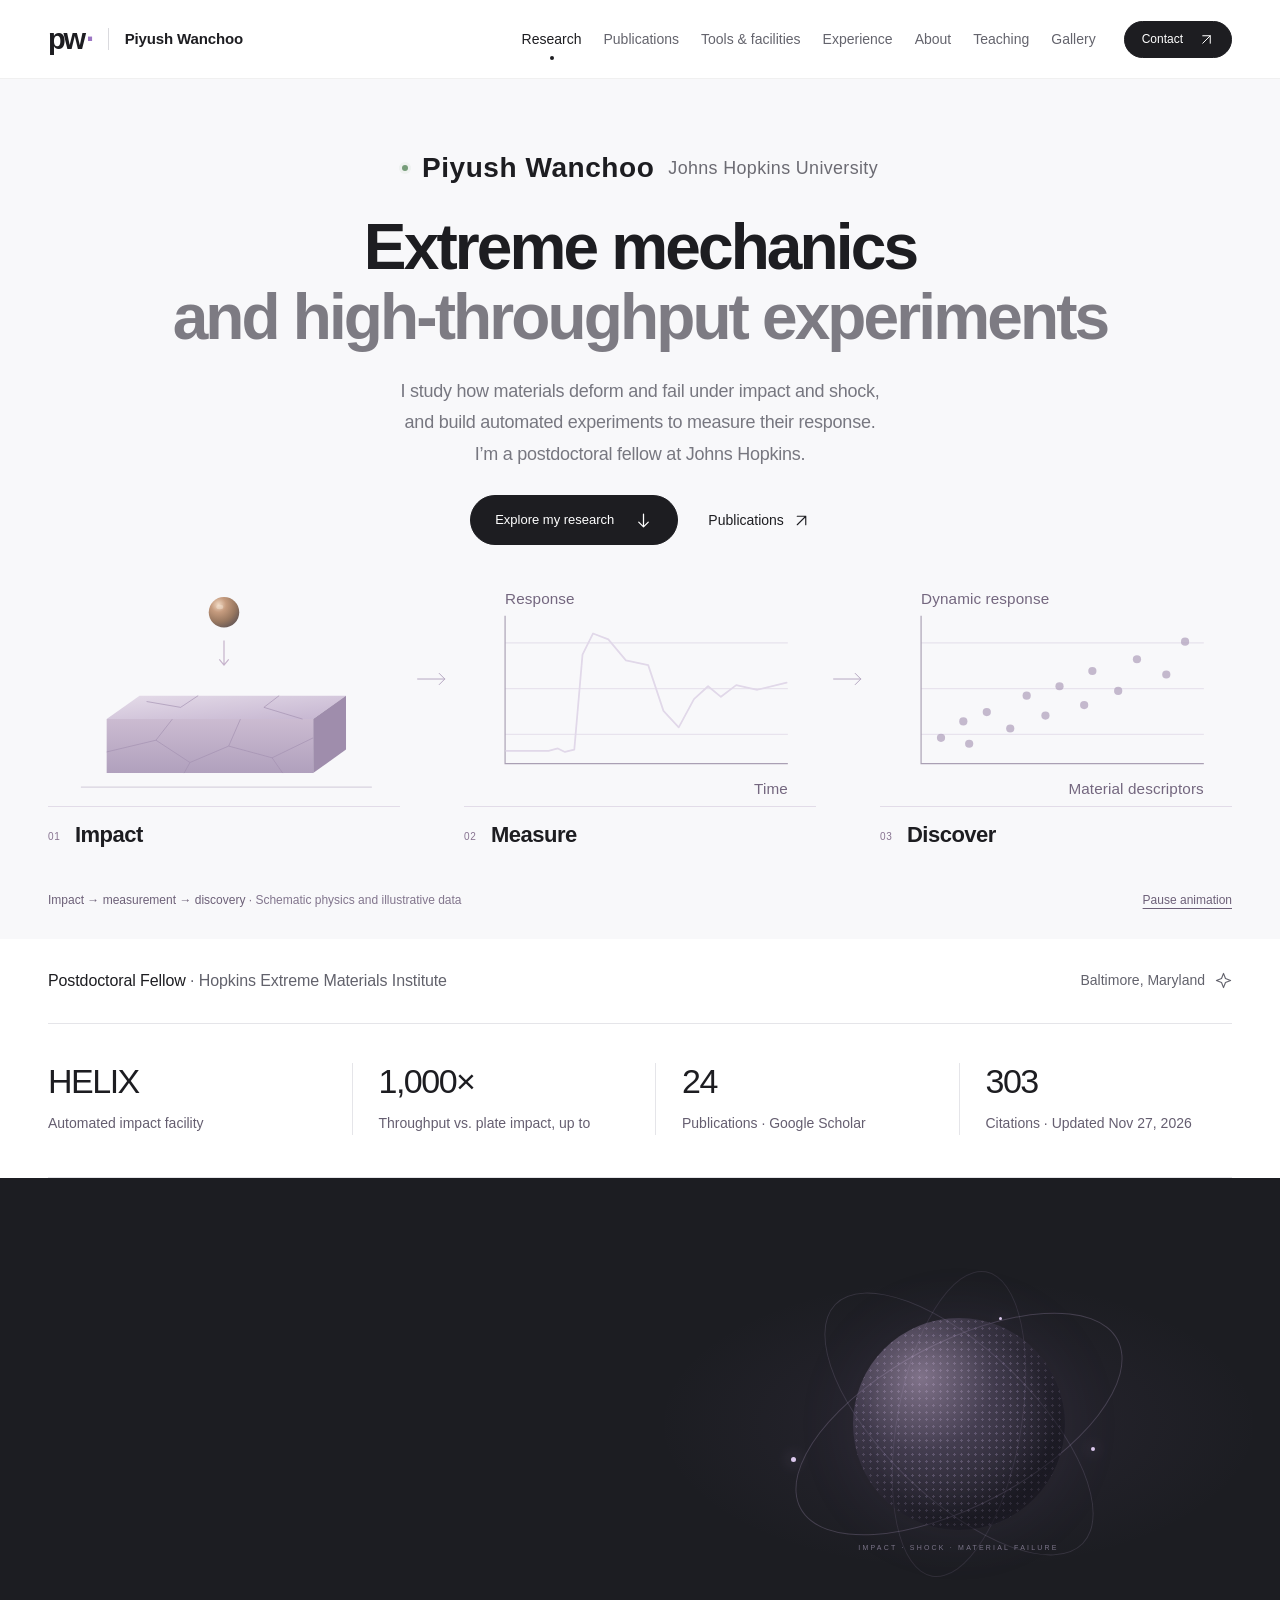
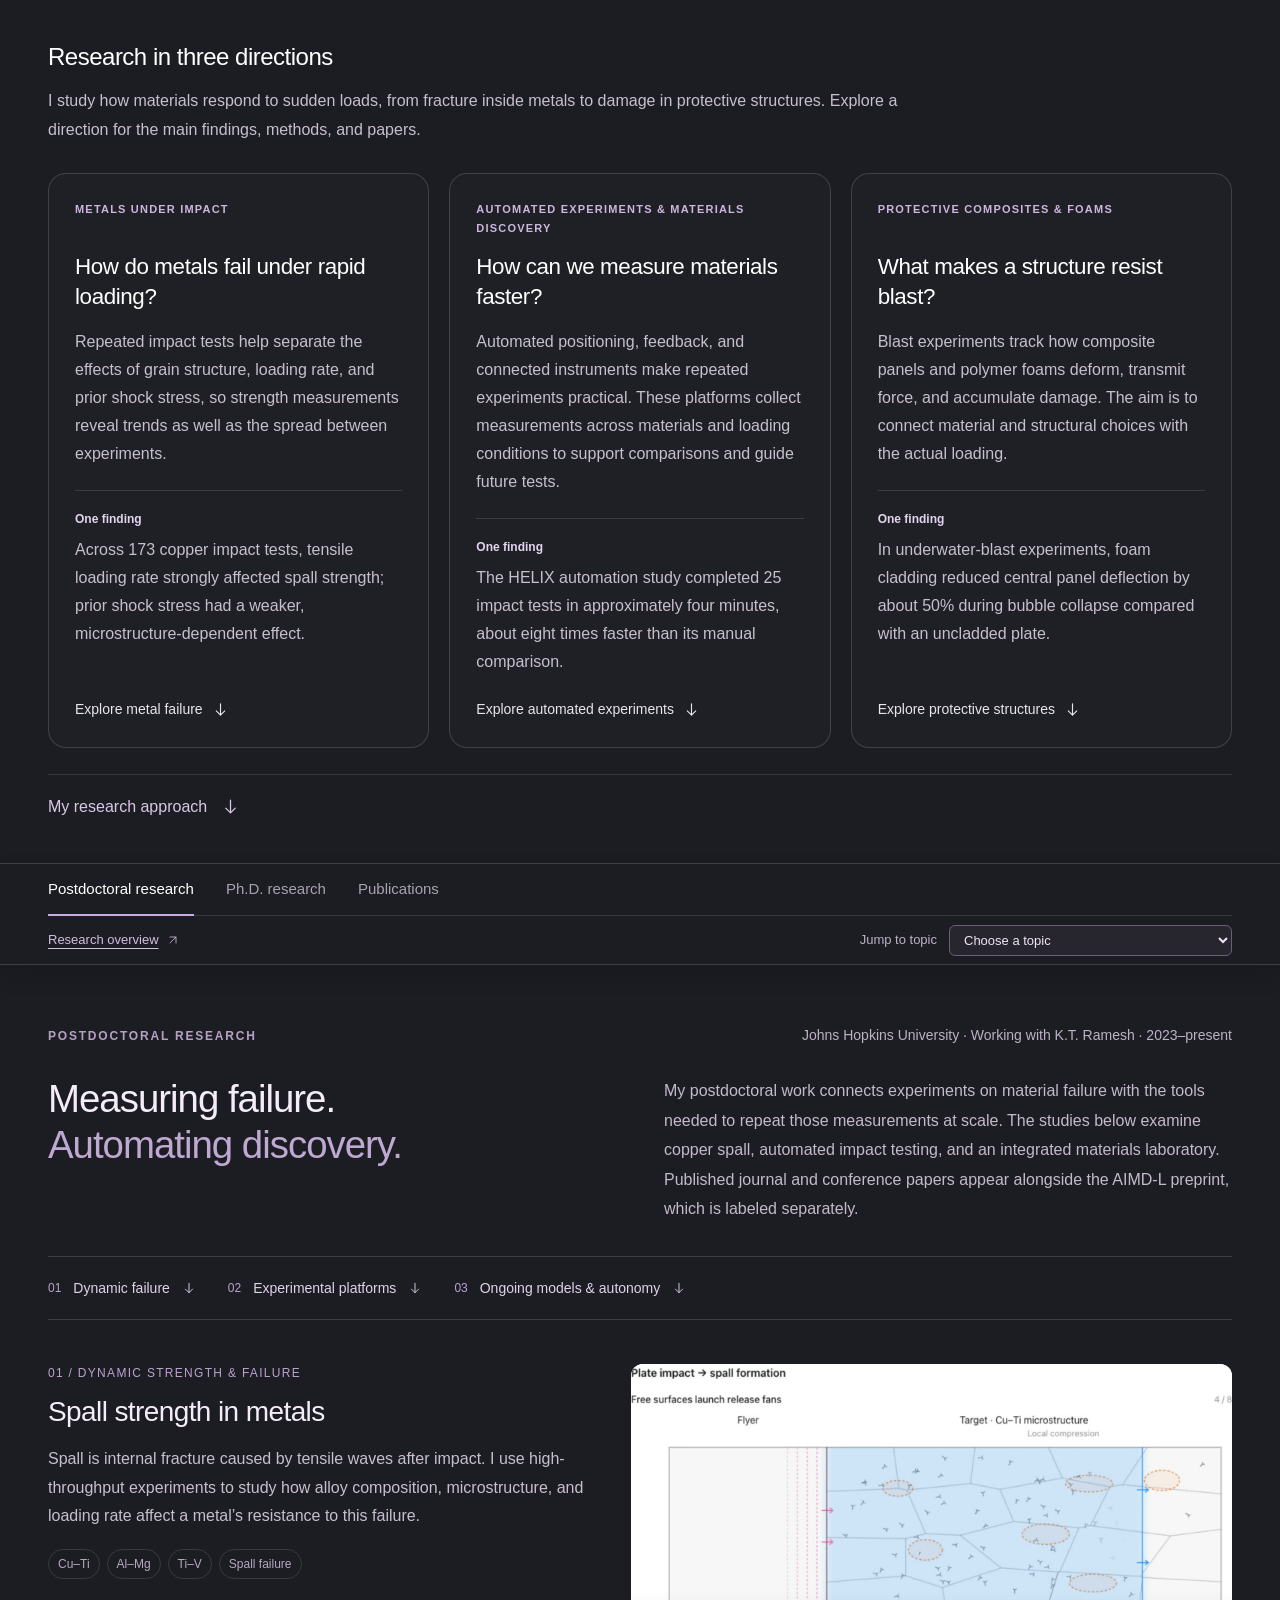
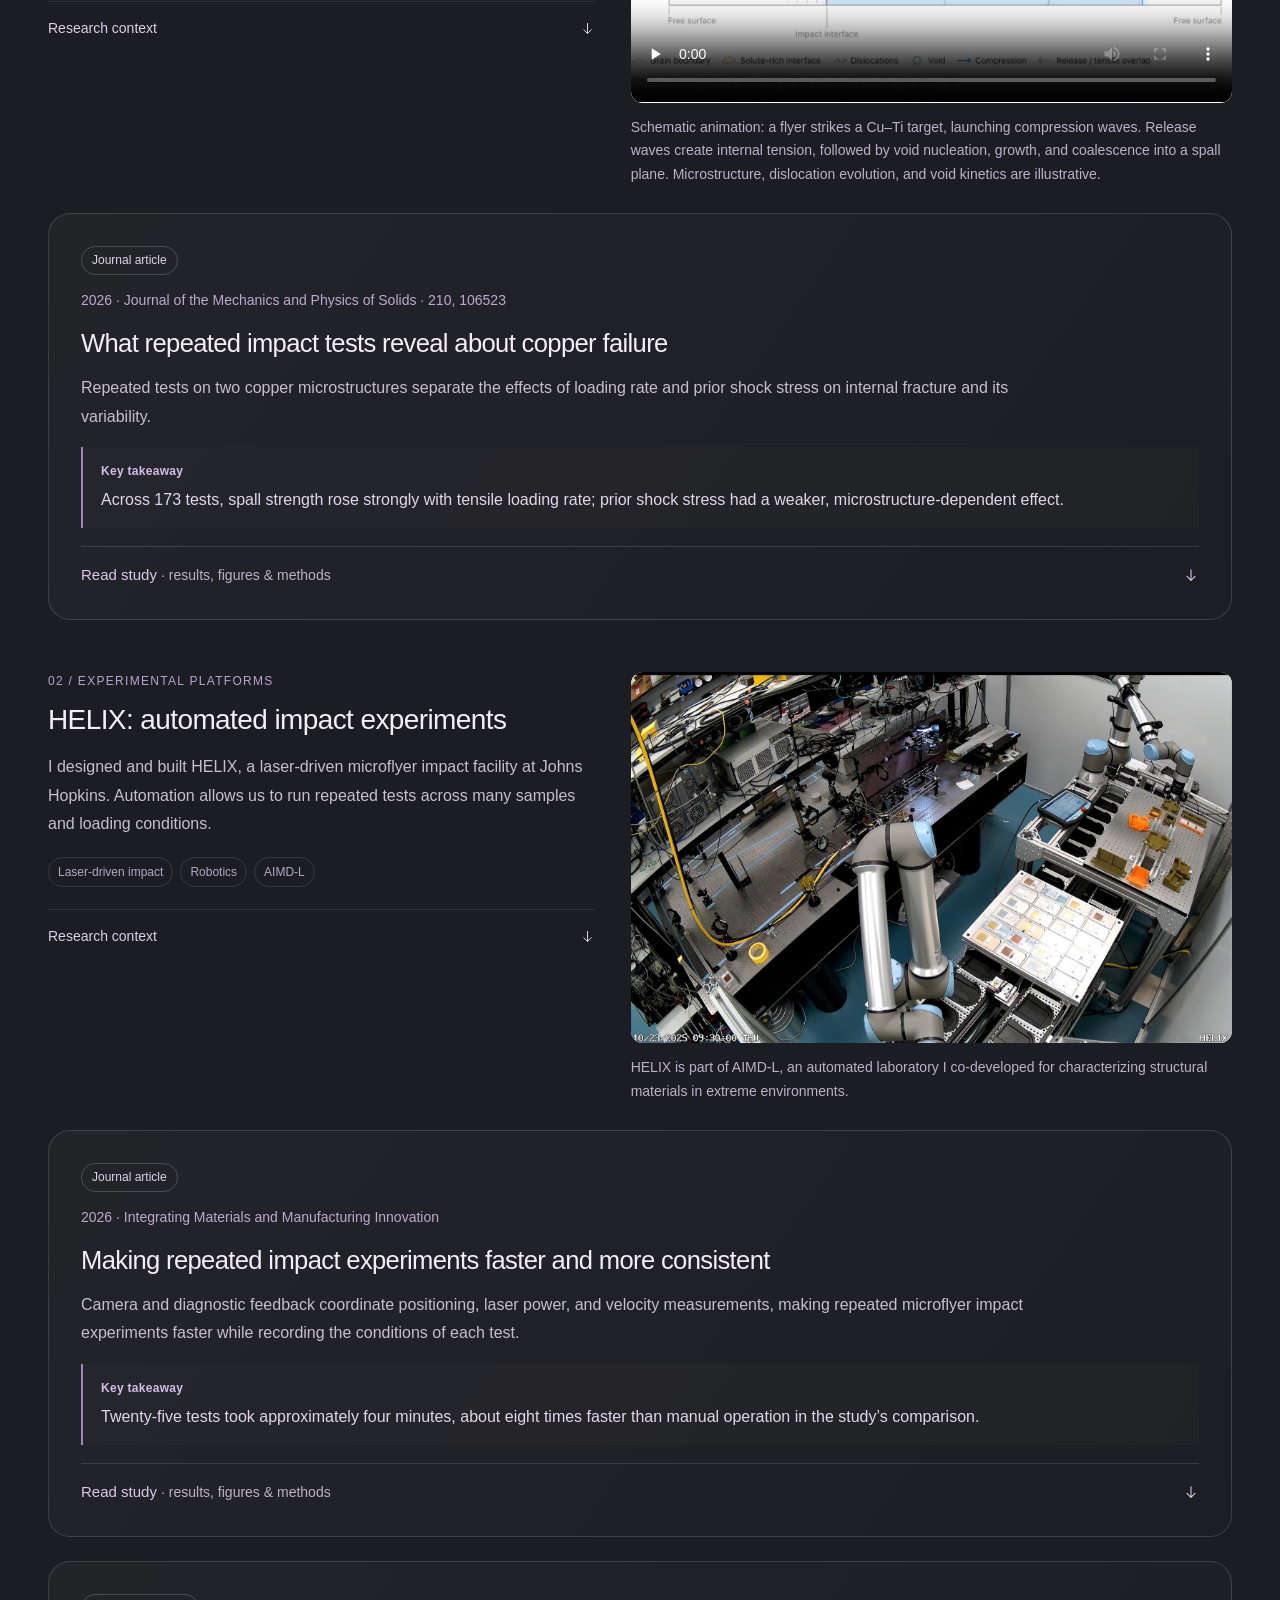
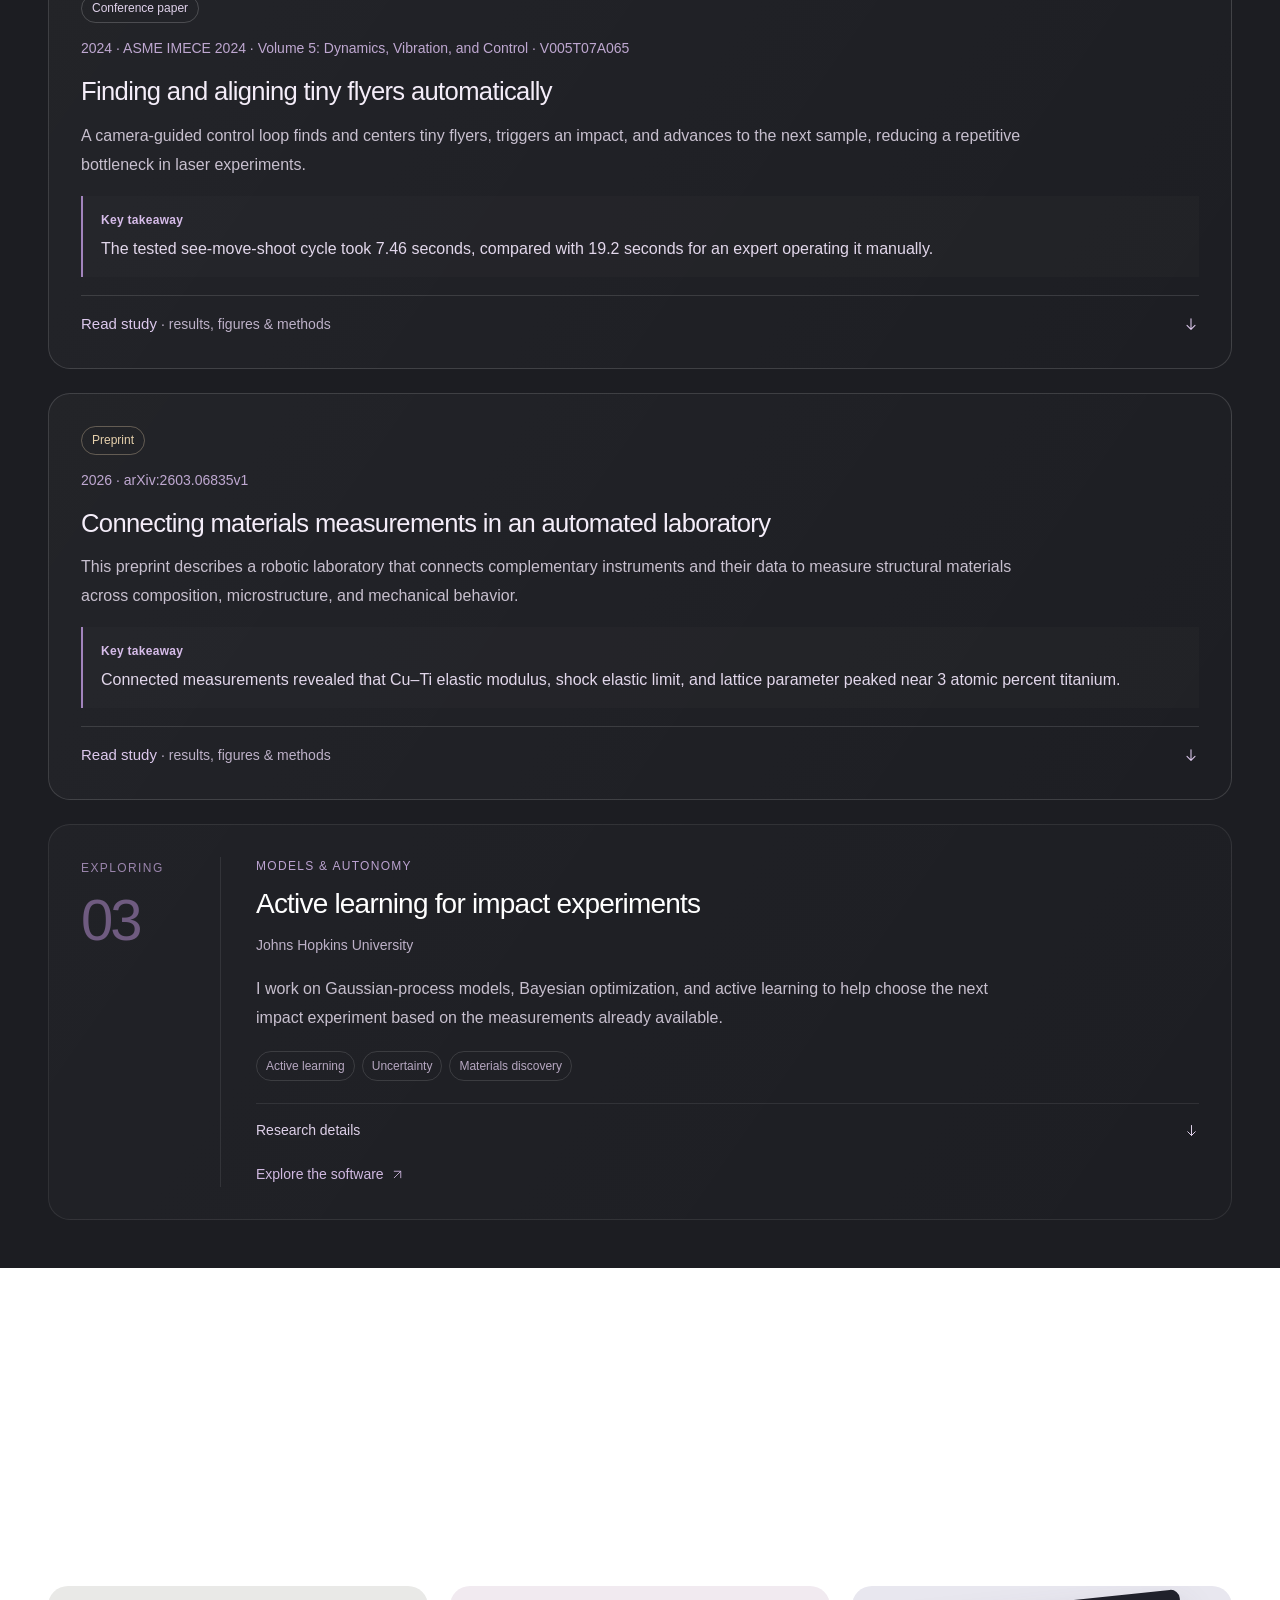
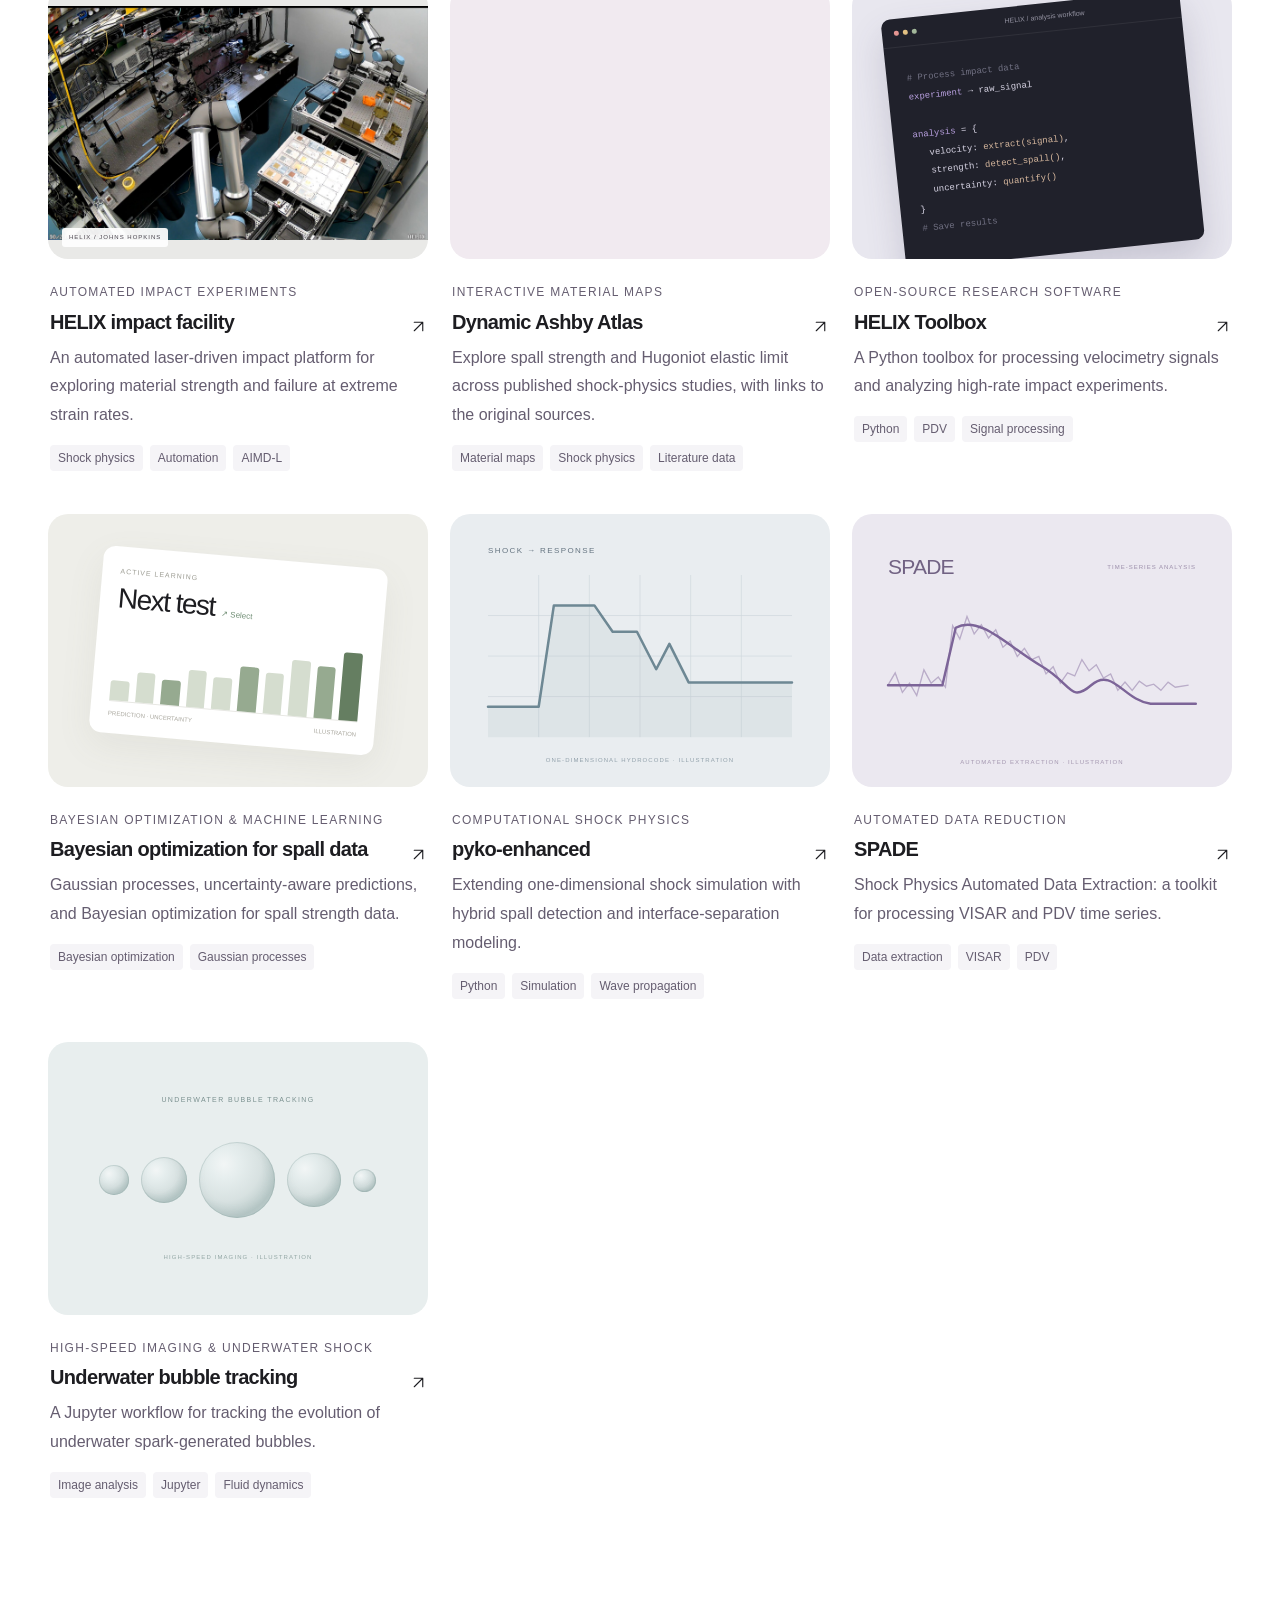
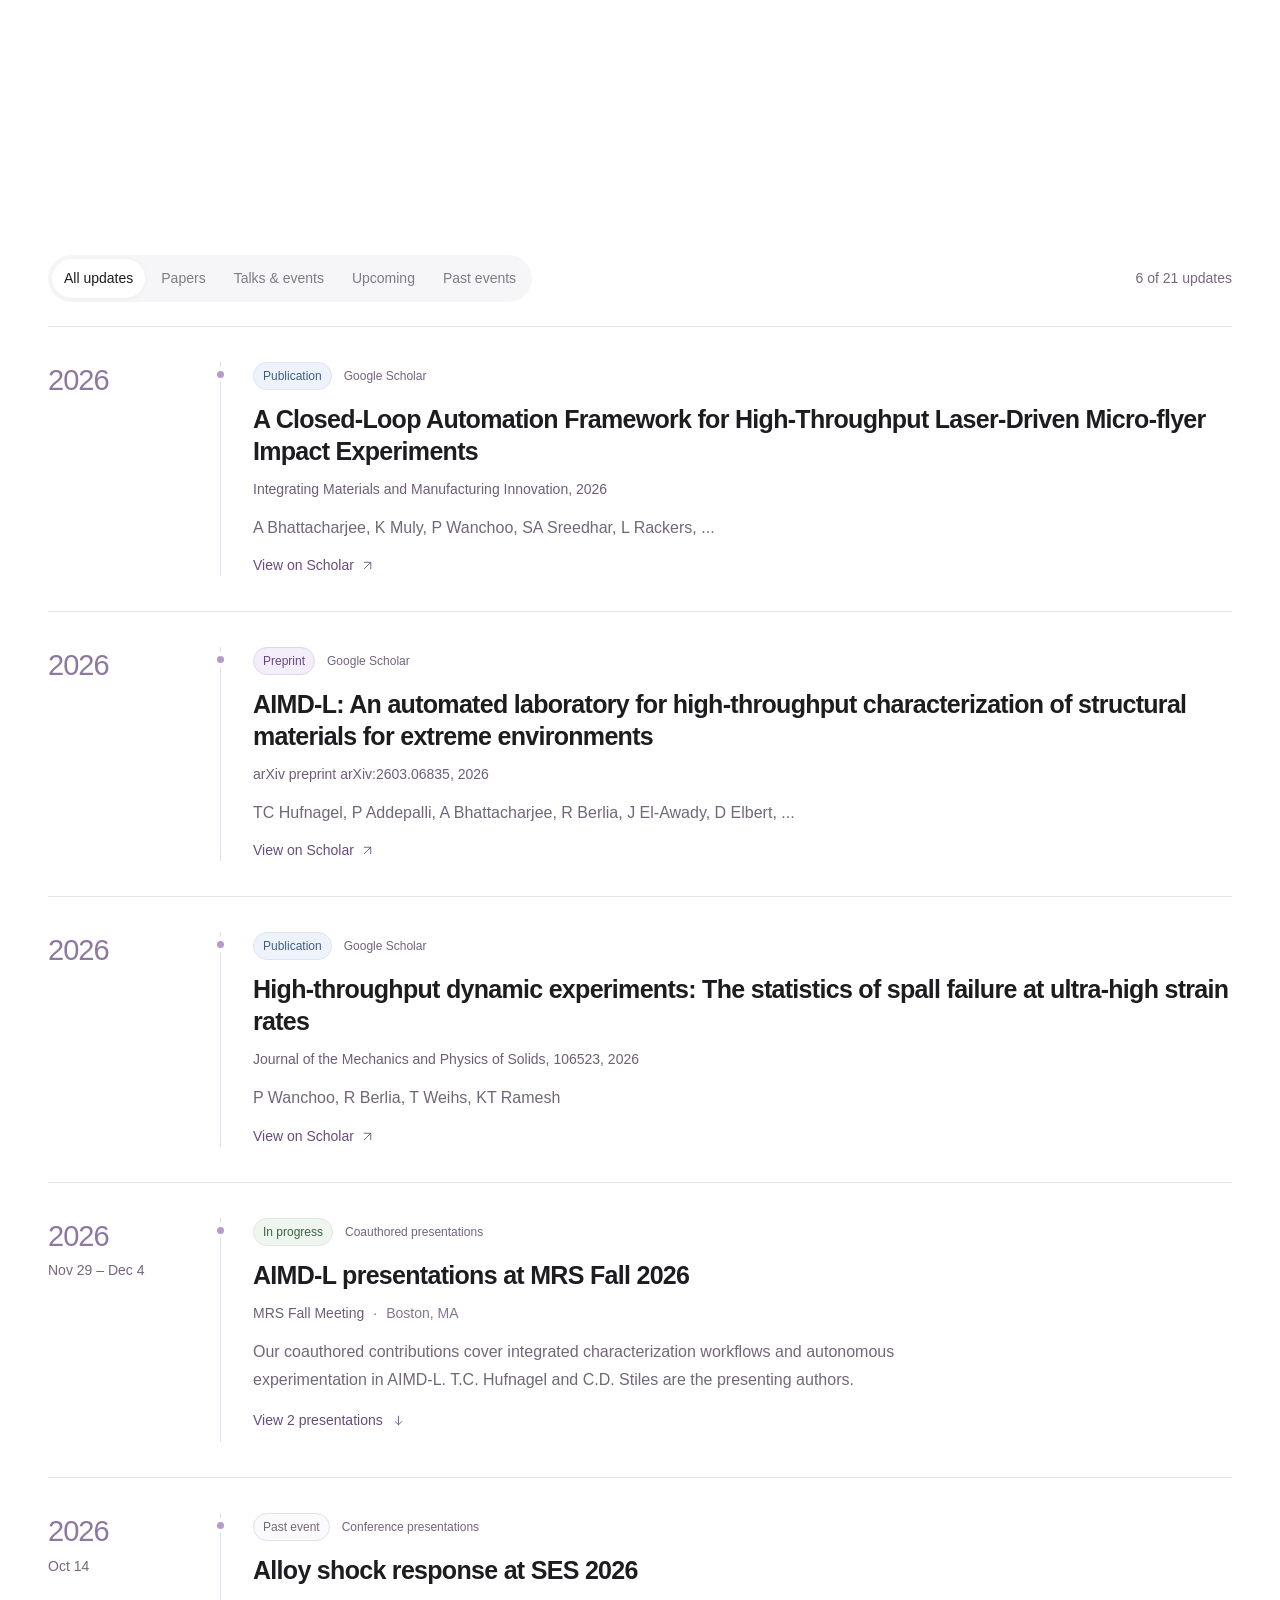
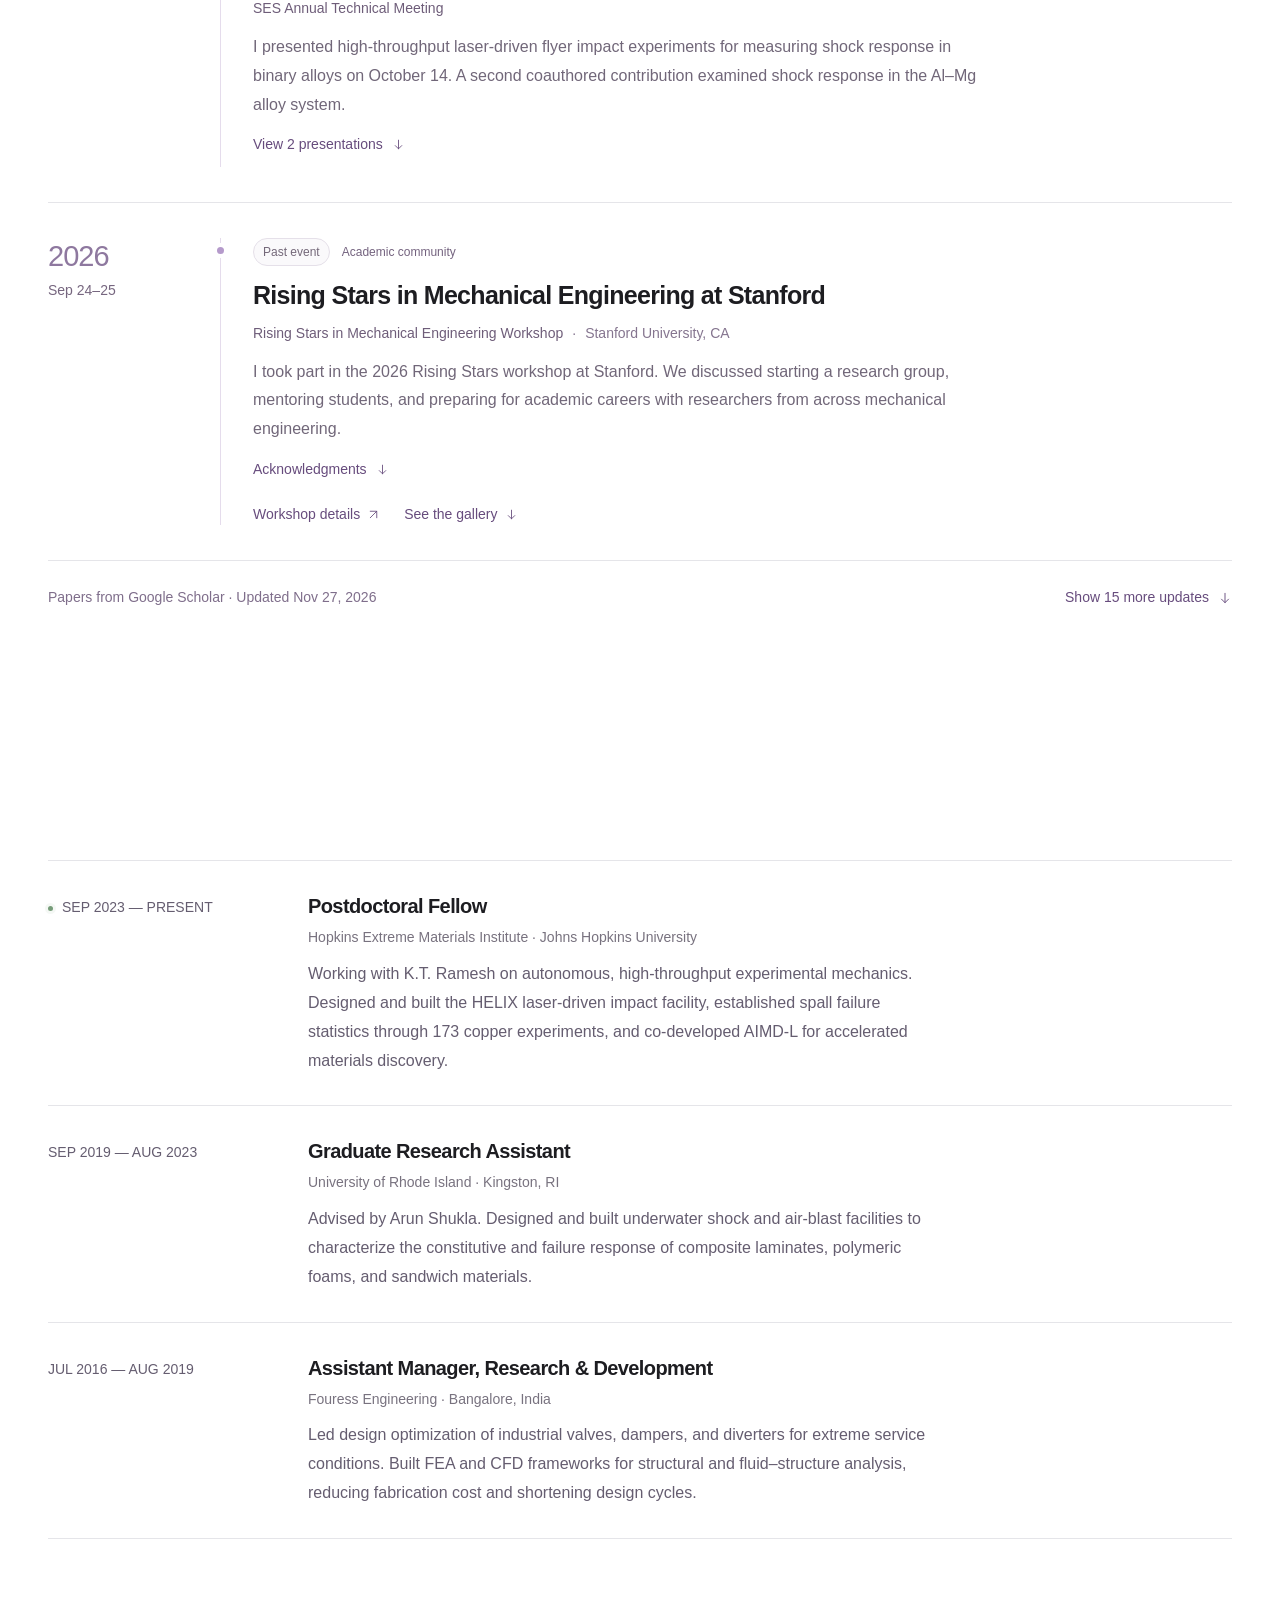
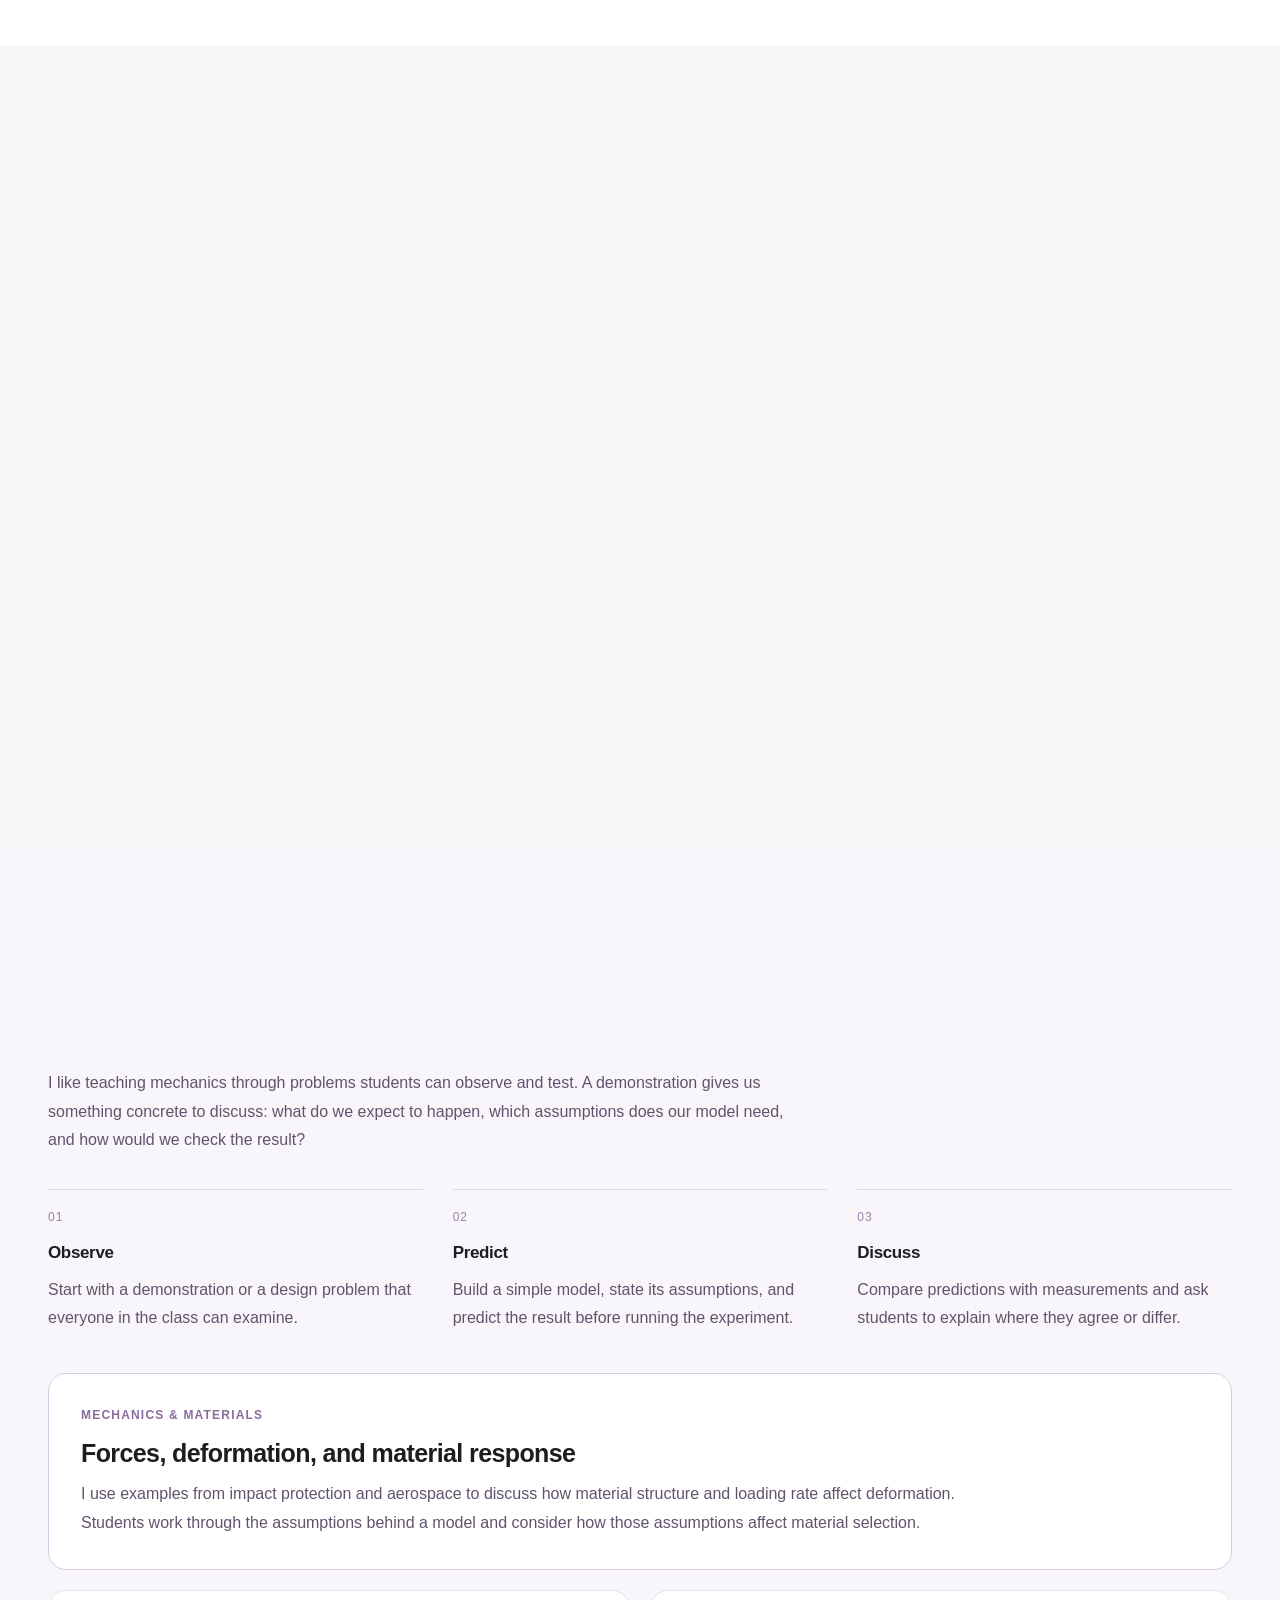
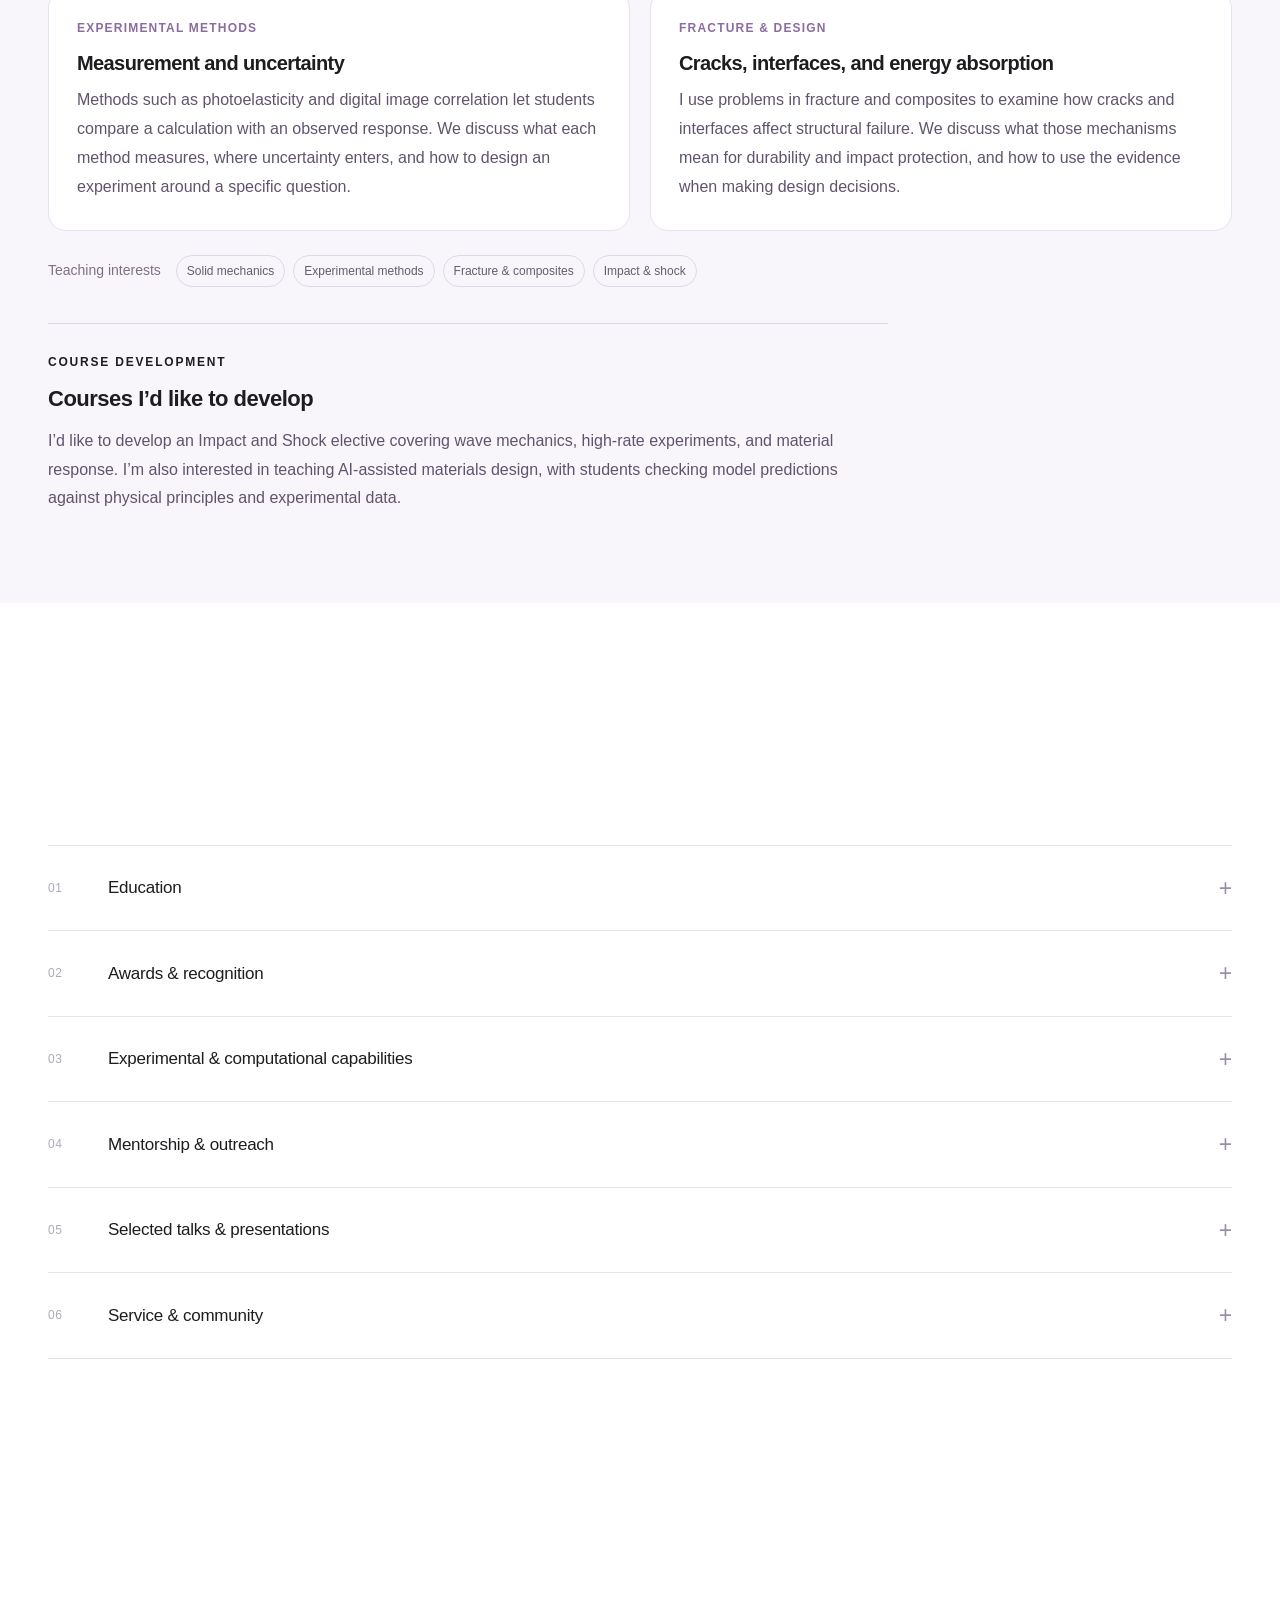
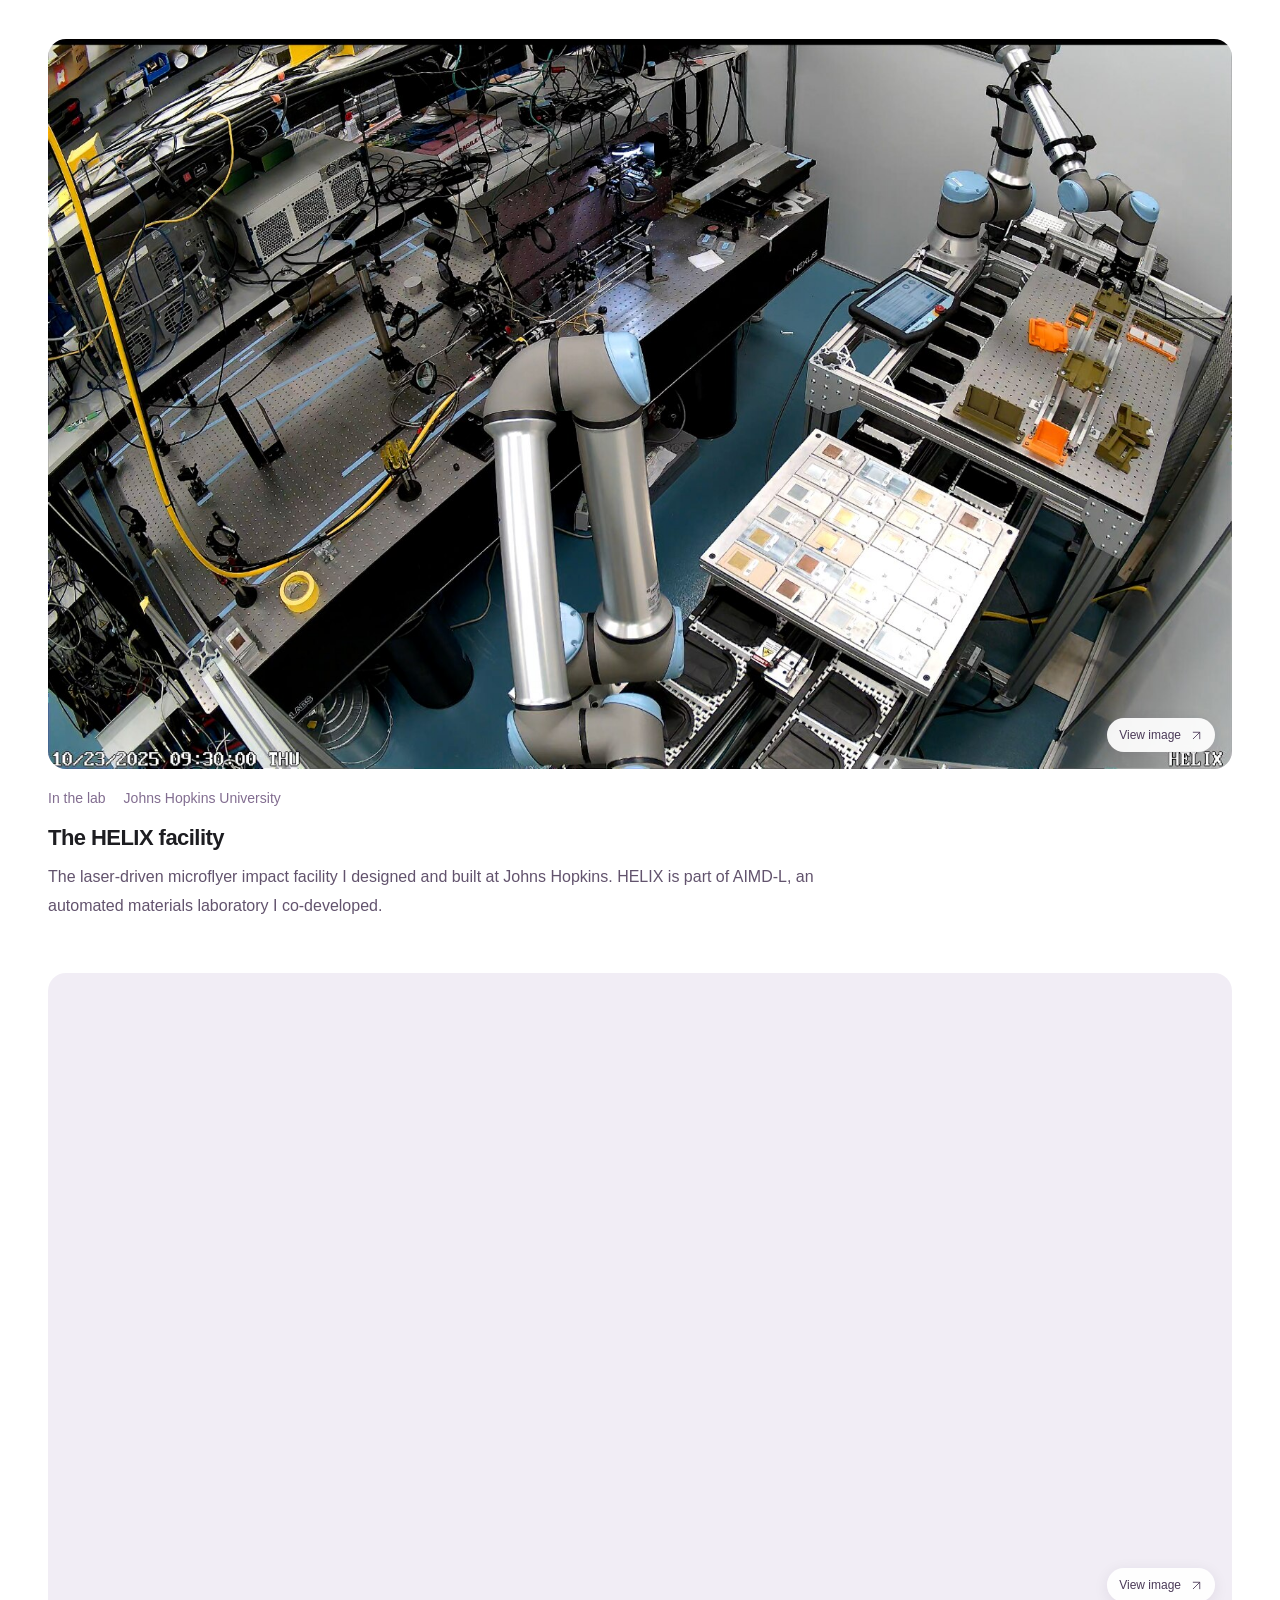
<file: index.html>
<!doctype html>
<html lang="en">
  <head>
    <meta charset="utf-8" />
    <meta http-equiv="Content-Security-Policy" content="default-src 'self'; script-src 'self' 'sha256-2sTbc2FcdmzVUO0XERD9Tv7NRhdJiIyGse3ygU1x+D0='; script-src-attr 'none'; style-src 'self'; style-src-attr 'none'; img-src 'self'; media-src 'self'; font-src 'self'; connect-src 'none'; object-src 'none'; frame-src 'none'; worker-src 'none'; base-uri 'none'; form-action 'none'" />
    <meta name="referrer" content="strict-origin-when-cross-origin" />
    <meta name="viewport" content="width=device-width, initial-scale=1" />
    <meta name="theme-color" content="#f8f8fa" />
    <meta name="description" content="Piyush Wanchoo studies materials under extreme conditions through experimental mechanics, high-throughput experiments, and data-driven discovery at Johns Hopkins." />
    <meta name="author" content="Piyush Wanchoo" />
    <!-- Set this to your own https://ACCOUNT.goatcounter.com/count after signup. -->
    <meta property="og:site_name" content="Piyush Wanchoo" />
    <meta property="og:title" content="Piyush Wanchoo | Experimental Mechanics &amp; Materials Research" />
    <meta property="og:description" content="Extreme mechanics, high-throughput experiments, and data-driven materials discovery at Johns Hopkins University." />
    <meta property="og:type" content="website" />
    <meta property="og:url" content="https://piyushwanchoo.com/" />
    <link rel="canonical" href="https://piyushwanchoo.com/" />
    <title>Piyush Wanchoo | Experimental Mechanics &amp; Materials Research</title>
    <script type="application/ld+json">
      {
        "@context": "https://schema.org",
        "@graph": [
          {
            "@type": "WebSite",
            "@id": "https://piyushwanchoo.com/#website",
            "url": "https://piyushwanchoo.com/",
            "name": "Piyush Wanchoo",
            "publisher": { "@id": "https://piyushwanchoo.com/#person" }
          },
          {
            "@type": "ProfilePage",
            "@id": "https://piyushwanchoo.com/#profile",
            "url": "https://piyushwanchoo.com/",
            "name": "Piyush Wanchoo | Experimental Mechanics & Materials Research",
            "isPartOf": { "@id": "https://piyushwanchoo.com/#website" },
            "mainEntity": { "@id": "https://piyushwanchoo.com/#person" }
          },
          {
            "@type": "Person",
            "@id": "https://piyushwanchoo.com/#person",
            "name": "Piyush Wanchoo",
            "url": "https://piyushwanchoo.com/",
            "image": "https://piyushwanchoo.com/logo.jpg",
            "jobTitle": "Postdoctoral Fellow",
            "description": "Experimental mechanician, researcher, and educator studying materials under extreme loading.",
            "worksFor": { "@type": "CollegeOrUniversity", "name": "Johns Hopkins University", "url": "https://www.jhu.edu/" },
            "affiliation": { "@type": "Organization", "name": "Hopkins Extreme Materials Institute", "url": "https://hemi.jhu.edu/" },
            "sameAs": [
              "https://github.com/Piyushjhu",
              "https://scholar.google.com/citations?user=L0GoOBAAAAAJ&hl=en&oi=ao",
              "https://www.linkedin.com/in/piyush-wanchoo/"
            ]
          }
        ]
      }
    </script>
    <link rel="icon" href="./assets/favicon.svg" type="image/svg+xml" />
    <link rel="stylesheet" href="./styles.css" />
    <link rel="stylesheet" href="./research-figures.css" />
    <script src="./content.js" defer></script>
    <script src="./scholar-data.js" defer></script>
    <script src="./research-figures.js" defer></script>
    <script src="./app.js" defer></script>
    <script src="./hero-discovery.js" defer></script>
  </head>
  <body>
    <a class="skip-link" href="#main">Skip to content</a>
    <header class="site-header">
      <nav class="nav shell" aria-label="Main navigation">
        <a class="wordmark" href="#home" aria-label="Piyush Wanchoo, home"><span class="monogram">pw<span>·</span></span><span class="wordmark-name" data-name>Piyush Wanchoo</span></a>
        <div class="nav-links" id="navigation">
          <a href="#research" data-nav="research">Research</a>
          <a href="#publications" data-nav="publications">Publications</a>
          <a href="#work" data-nav="work">Tools &amp; facilities</a>
          <a href="#journey" data-nav="journey">Experience</a>
          <a href="#about" data-nav="about">About</a>
          <a href="#teaching" data-nav="teaching">Teaching</a>
          <a href="#gallery" data-nav="gallery">Gallery</a>
        </div>
        <button class="button button-small nav-contact" type="button" data-contact>Contact <svg class="icon" aria-hidden="true"><use href="#arrow-up-right" /></svg></button>
        <button class="menu-toggle" type="button" aria-label="Open navigation" aria-controls="navigation" aria-expanded="false"><span></span><span></span></button>
      </nav>
    </header>

    <main id="main">
      <section class="hero" id="home" aria-labelledby="hero-title">
        <div class="hero-copy shell">
          <p class="eyebrow hero-eyebrow"><span class="status-dot"></span><strong class="hero-name" data-name>Piyush Wanchoo</strong><span class="hero-affiliation">Johns Hopkins University</span></p>
          <h1 id="hero-title">Extreme mechanics<br /><span>and high-throughput experiments</span></h1>
          <p class="hero-description" data-hero-description>My research combines experimental mechanics and data-driven discovery to understand materials under extreme conditions. I’m a postdoctoral fellow at Johns Hopkins.</p>
          <div class="hero-actions"><a class="button" href="#research">Explore my research <svg class="icon" aria-hidden="true"><use href="#arrow-down" /></svg></a><a class="text-link" href="#publications">Publications <svg class="icon" aria-hidden="true"><use href="#arrow-up-right" /></svg></a></div>
        </div>
        <figure class="hero-discovery shell" id="hero-discovery" aria-labelledby="discovery-caption">
          <div class="discovery-flow">
            <div class="discovery-stage">
              <svg viewBox="0 0 300 190" role="img" aria-labelledby="impact-visual-title">
  <title id="impact-visual-title">A sphere strikes a target, forming a crater and ejecting material outward.</title>
  <defs>
    <radialGradient id="sphere-metal" cx="32%" cy="25%" r="78%"><stop stop-color="#f0d8c2" /><stop offset=".32" stop-color="#c59b7e" /><stop offset=".72" stop-color="#997860" /><stop offset="1" stop-color="#6e5d58" /></radialGradient>
    <linearGradient id="target-top" x1="0" y1="0" x2="1" y2="1"><stop stop-color="#e5dce9" /><stop offset="1" stop-color="#c5b5d0" /></linearGradient>
    <linearGradient id="target-front" x1="0" y1="0" x2="0" y2="1"><stop stop-color="#cbbbd1" /><stop offset="1" stop-color="#b0a0bd" /></linearGradient>
    <clipPath id="target-volume"><path d="M50 116L78 96H254V142L226 162H50Z" /></clipPath>
    <clipPath id="above-surface"><rect width="300" height="112" /></clipPath>
  </defs>
  <path class="discovery-baseline" d="M28 174H276" />
  <path d="M50 116L78 96H254L226 116Z" fill="url(#target-top)" />
  <path d="M226 116L254 96V142L226 162Z" fill="#9f8dac" />
  <path d="M50 116H226V162H50Z" fill="url(#target-front)" />
  <path d="M50 144L92 134L121 153L154 139L191 149L226 132M92 134L106 116M154 139L164 116M121 153L116 162M191 149L200 162M84 101L113 106L128 96M197 96L184 106L217 116" fill="none" stroke="#a390b0" stroke-width=".85" opacity=".65" />
  <g clip-path="url(#target-volume)"><circle id="sphere-stress-wave" cx="150" cy="108" r="18.40000000000001" fill="none" stroke="#8d6ba9" stroke-width="5" opacity="0.40888888888888886" /><circle id="sphere-stress-inner" cx="150" cy="108" r="13.600000000000009" fill="none" stroke="#e9e1ed" stroke-width="2" opacity="0.2657777777777778" /></g>
  <g id="sphere-crater" transform="translate(150 108) scale(0.5830)">
    <ellipse rx="24" ry="8" fill="#a28caf" />
    <ellipse cy="1" rx="18" ry="5.6" fill="#7c6888" />
    <ellipse cy="2" rx="13" ry="3.5" fill="#695970" opacity=".6" />
    <path d="M-24 0Q0-14 24 0" fill="none" stroke="#d6c4dc" stroke-width="2" />
  </g>
  <path id="sphere-flight-guide" d="M150 49V70M146 65L150 70L154 65" fill="none" stroke="#b9a1bf" stroke-width="1" opacity="0" />
  <g clip-path="url(#above-surface)"><g id="impact-sphere" transform="translate(0 84.3846)"><circle cx="150" cy="25" r="13" fill="url(#sphere-metal)" /><ellipse cx="146.4" cy="20.4" rx="3" ry="1.9" fill="#f4e5d6" opacity=".45" /></g></g>
  <g id="sphere-ejecta" aria-hidden="true"><g class="sphere-ejecta-fallback"><path d="M-2.72 -1.36L2.18 -2.72L2.72 1.77L-1.09 2.72Z" transform="translate(137.33 93.56)" fill="#9c81b0" /><ellipse cx="134.09" cy="87.08" rx="1.88" ry="1.22" fill="#b6a0c4" /><ellipse cx="171.31" cy="96.69" rx="1.80" ry="1.17" fill="#b6a0c4" /><ellipse cx="167.44" cy="91.51" rx="1.84" ry="1.20" fill="#b6a0c4" /><ellipse cx="166.84" cy="89.33" rx="1.48" ry="0.96" fill="#b6a0c4" /><ellipse cx="129.62" cy="94.26" rx="0.95" ry="0.62" fill="#b6a0c4" /><ellipse cx="129.96" cy="90.75" rx="0.84" ry="0.55" fill="#b6a0c4" /><ellipse cx="166.16" cy="105.24" rx="1.70" ry="1.10" fill="#b6a0c4" /><path d="M-2.24 -1.12L1.79 -2.24L2.24 1.46L-0.90 2.24Z" transform="translate(137.18 97.43)" fill="#9c81b0" /><ellipse cx="163.36" cy="104.09" rx="0.78" ry="0.51" fill="#b6a0c4" /><ellipse cx="134.00" cy="103.46" rx="1.83" ry="1.19" fill="#b6a0c4" /><ellipse cx="161.53" cy="102.21" rx="0.83" ry="0.54" fill="#b6a0c4" /><path d="M-2.41 -1.21L1.93 -2.41L2.41 1.57L-0.97 2.41Z" transform="translate(135.93 92.25)" fill="#9c81b0" /><ellipse cx="163.96" cy="106.23" rx="1.72" ry="1.12" fill="#b6a0c4" /><ellipse cx="136.64" cy="86.55" rx="0.97" ry="0.63" fill="#b6a0c4" /><ellipse cx="163.02" cy="101.14" rx="1.34" ry="0.87" fill="#b6a0c4" /><ellipse cx="120.08" cy="84.19" rx="1.40" ry="0.91" fill="#b6a0c4" /><ellipse cx="161.02" cy="94.67" rx="1.29" ry="0.84" fill="#b6a0c4" /><ellipse cx="163.85" cy="94.58" rx="0.77" ry="0.50" fill="#b6a0c4" /><ellipse cx="129.09" cy="86.41" rx="1.05" ry="0.68" fill="#b6a0c4" /><ellipse cx="169.13" cy="102.75" rx="1.46" ry="0.95" fill="#b6a0c4" /><ellipse cx="137.21" cy="99.43" rx="0.75" ry="0.49" fill="#b6a0c4" /><path d="M-2.70 -1.35L2.16 -2.70L2.70 1.75L-1.08 2.70Z" transform="translate(138.40 104.71)" fill="#9c81b0" /><ellipse cx="128.77" cy="93.52" rx="1.89" ry="1.23" fill="#b6a0c4" /></g></g>
  <path id="sphere-crater-lip" d="M126 109Q150 122 174 109" fill="none" stroke="#d9c7d4" stroke-width="2.6" opacity="0.5830" />
</svg>
              <div class="discovery-stage-copy"><h2><span>01</span> Impact</h2></div>
            </div>
            <span class="discovery-connector" aria-hidden="true"><svg viewBox="0 0 40 20"><path d="M2 10H36M29 3L36 10L29 17"/></svg></span>
            <div class="discovery-stage">
              <svg viewBox="0 0 300 190" role="img" aria-labelledby="measure-visual-title">
                <title id="measure-visual-title">An illustrative time-resolved response is recorded after impact.</title>
                <path class="discovery-grid" d="M35 51H276M35 90H276M35 129H276"/>
                <path class="discovery-axis" d="M35 28V154H276"/>
                <path class="discovery-trace-guide" d="M36 143H72L80 141L86 144L94 142L101 61L110 43L123 48L138 66L157 70L170 109L183 123L196 99L208 88L219 97L232 87L250 91L275 85"/>
                <path class="discovery-trace" id="discovery-trace" pathLength="1" d="M36 143H72L80 141L86 144L94 142L101 61L110 43L123 48L138 66L157 70L170 109L183 123L196 99L208 88L219 97L232 87L250 91L275 85"/>
                <text class="discovery-axis-label" x="276" y="180" text-anchor="end">Time</text><text class="discovery-axis-label" x="35" y="18">Response</text>
              </svg>
              <div class="discovery-stage-copy"><h2><span>02</span> Measure</h2></div>
            </div>
            <span class="discovery-connector" aria-hidden="true"><svg viewBox="0 0 40 20"><path d="M2 10H36M29 3L36 10L29 17"/></svg></span>
            <div class="discovery-stage">
              <svg viewBox="0 0 300 190" role="img" aria-labelledby="discover-visual-title">
                <title id="discover-visual-title">Repeated experiments add illustrative points to a map of material behavior.</title>
                <path class="discovery-grid" d="M35 51H276M35 90H276M35 129H276"/><path class="discovery-axis" d="M35 28V154H276"/>
                <g class="discovery-map-base"><circle cx="52" cy="132" r="3.5"/><circle cx="71" cy="118" r="3.5"/><circle cx="76" cy="137" r="3.5"/><circle cx="91" cy="110" r="3.5"/><circle cx="111" cy="124" r="3.5"/><circle cx="125" cy="96" r="3.5"/><circle cx="141" cy="113" r="3.5"/><circle cx="153" cy="88" r="3.5"/><circle cx="174" cy="104" r="3.5"/><circle cx="181" cy="75" r="3.5"/><circle cx="203" cy="92" r="3.5"/><circle cx="219" cy="65" r="3.5"/><circle cx="244" cy="78" r="3.5"/><circle cx="260" cy="50" r="3.5"/></g>
                <g class="discovery-map-new"><circle cx="146" cy="91" r="5"/><circle cx="193" cy="68" r="5"/><circle cx="101" cy="106" r="5"/><circle cx="231" cy="49" r="5"/><circle cx="166" cy="74" r="5"/><circle cx="253" cy="63" r="5"/></g>
                <text class="discovery-axis-label" x="276" y="180" text-anchor="end">Material descriptors</text><text class="discovery-axis-label" x="35" y="18">Dynamic response</text>
              </svg>
              <div class="discovery-stage-copy"><h2><span>03</span> Discover</h2></div>
            </div>
          </div>
          <figcaption class="discovery-caption" id="discovery-caption"><span>Impact → measurement → discovery <span class="discovery-disclosure">· Schematic physics and illustrative data</span></span><button type="button" class="discovery-motion-toggle" id="discovery-motion-toggle" aria-pressed="false" hidden>Pause animation</button></figcaption>
        </figure>
      </section>

      <div class="intro-strip shell"><p>Postdoctoral Fellow <span>· Hopkins Extreme Materials Institute</span></p><span class="intro-signature">Baltimore, Maryland <svg class="icon" aria-hidden="true"><use href="#sparkle" /></svg></span></div>
      <div class="metrics shell" id="metrics" aria-label="Research highlights"></div>

      <section class="research-section" id="research" aria-labelledby="research-title">
        <div class="research-inner shell">
          <div class="research-copy reveal"><p class="eyebrow">01 / RESEARCH &amp; PUBLICATIONS</p><h2 id="research-title">Strength, damage,<br /><span>and failure</span></h2><p class="research-description" data-research-description>I study how metals, composites, and foams respond to impact and shock. My current work combines automated experiments and statistical models to measure dynamic strength, explain failure, and choose which materials and loading conditions to test next.</p><a class="text-link light-link" href="#research-tabs">Browse studies <svg class="icon" aria-hidden="true"><use href="#arrow-down" /></svg></a></div>
          <div class="research-art" aria-hidden="true"><div class="orbital orbital-one"></div><div class="orbital orbital-two"></div><div class="orbital orbital-three"></div><div class="research-orb"></div><span class="orb-point point-one"></span><span class="orb-point point-two"></span><span class="orb-point point-three"></span><div class="art-label">IMPACT · SHOCK · MATERIAL FAILURE</div></div>
        </div>
        <div class="research-overview shell" aria-labelledby="research-overview-title"><h3 id="research-overview-title"></h3><p id="research-overview-intro"></p><div class="research-directions" id="research-directions"></div></div>
        <details class="research-vision shell"><summary>My research approach <svg class="icon" aria-hidden="true"><use href="#arrow-down" /></svg></summary><div class="research-vision-body"><h3 id="research-vision-title"></h3><p id="research-vision-description"></p><ol class="research-steps" id="research-steps"></ol></div></details>
        <div class="research-navigation">
          <div class="research-tabs shell" id="research-tabs" role="tablist" aria-label="Explore research"><button type="button" id="research-tab-active" role="tab" tabindex="0" aria-selected="true" aria-controls="research-panel-active" data-research-tab="active">Postdoctoral<span class="tab-descriptor"> research</span></button><button type="button" id="research-tab-past" role="tab" aria-selected="false" aria-controls="research-panel-past" tabindex="-1" data-research-tab="past">Ph.D.<span class="tab-descriptor"> research</span></button><button type="button" id="research-tab-publications" role="tab" aria-selected="false" aria-controls="research-panel-publications" tabindex="-1" data-research-tab="publications">Publications</button></div>
          <div class="research-location shell"><a href="#research">Research overview <svg class="icon" aria-hidden="true"><use href="#arrow-up-right" /></svg></a><label id="research-topic-label" for="research-topic">Jump to topic <select id="research-topic"></select></label></div>
        </div>
        <div class="research-panel shell" id="research-panel-active" role="tabpanel" aria-labelledby="research-tab-active" tabindex="0">
          <div class="research-panel-heading"><p class="eyebrow">POSTDOCTORAL RESEARCH</p><p>Johns Hopkins University · Working with K.T. Ramesh · 2023–present</p></div>
          <div class="research-intro"><h3>Measuring failure.<br /><span>Automating discovery.</span></h3><p>My postdoctoral work connects experiments on material failure with the tools needed to repeat those measurements at scale. The studies below examine copper spall, automated impact testing, and an integrated materials laboratory. Published journal and conference papers appear alongside the AIMD-L preprint, which is labeled separately.</p></div>
          <nav class="research-theme-nav" aria-label="Postdoctoral research themes"><a href="#research-spall-strength"><span>01</span> Dynamic failure <svg class="icon" aria-hidden="true"><use href="#arrow-down" /></svg></a><a href="#research-helix"><span>02</span> Experimental platforms <svg class="icon" aria-hidden="true"><use href="#arrow-down" /></svg></a><a href="#research-autonomous-discovery"><span>03</span> Ongoing models &amp; autonomy <svg class="icon" aria-hidden="true"><use href="#arrow-down" /></svg></a></nav>
          <div class="research-studies" id="active-research"></div>
        </div>
        <div class="research-panel shell" id="research-panel-past" role="tabpanel" aria-labelledby="research-tab-past" tabindex="0" hidden>
          <div class="research-panel-heading"><p class="eyebrow">DOCTORAL RESEARCH</p><p>University of Rhode Island · Advisor: Arun Shukla · Ph.D. 2019–2023</p></div>
          <div class="research-intro"><h3>Understanding blast.<br /><span>Designing for protection.</span></h3><p>How do lightweight composites and foams respond when a pressure wave arrives in microseconds? My doctoral work connects material behavior, stress waves, and structural damage to understand what makes a protective structure effective. The studies below include first-author papers, coauthored collaborations, and reviews, with several publications appearing after my Ph.D. They extend from protective panels and foam behavior to vibration measurements and soft-material models.</p></div>
          <nav class="research-theme-nav" aria-label="Ph.D. research themes"><a href="#research-blast-composites"><span>01</span> Composite structures <svg class="icon" aria-hidden="true"><use href="#arrow-down" /></svg></a><a href="#research-porous-materials"><span>02</span> Polymeric foams <svg class="icon" aria-hidden="true"><use href="#arrow-down" /></svg></a><a href="#research-models-and-measurements"><span>03</span> Models &amp; measurements <svg class="icon" aria-hidden="true"><use href="#arrow-down" /></svg></a><a href="#research-reviews-and-design"><span>04</span> Reviews &amp; design <svg class="icon" aria-hidden="true"><use href="#arrow-down" /></svg></a></nav>
          <div class="research-studies" id="past-research"></div>
        </div>
        <div class="research-panel" id="research-panel-publications" role="tabpanel" aria-labelledby="research-tab-publications" tabindex="0" hidden>
          <div class="publication-heading shell" id="publications" tabindex="-1"><p class="eyebrow">PUBLICATIONS</p><h3>Find a paper</h3><p>Start with selected papers, or browse the complete journal, conference, and Scholar lists. Open “Results &amp; significance” for a plain-language explanation.</p></div>
          <div class="publication-toolbar shell"><div class="filter-tabs publication-tabs" role="group" aria-label="Filter publications"><button class="filter active" type="button" data-paper-filter="selected" aria-pressed="true">Selected papers</button><button class="filter" type="button" data-paper-filter="all" aria-pressed="false">Journal articles (14)</button><button class="filter" type="button" data-paper-filter="scholar" aria-pressed="false" hidden>Google Scholar</button><button class="filter" type="button" data-paper-filter="conference" aria-pressed="false">Conference papers (1)</button><button class="filter" type="button" data-paper-filter="progress" aria-pressed="false">Preprints & in progress</button></div><span class="scholar-metrics" id="scholar-metrics">h-index 9 · i10-index 9 <span> / SEP 2026</span></span></div>
          <div class="publication-search-controls shell"><label for="publication-search">Search papers<input id="publication-search" type="search" placeholder="Title, author, topic, or journal" autocomplete="off" /></label><label for="publication-year">Year<select id="publication-year"><option value="">All years</option></select></label><label for="publication-topic">Topic<select id="publication-topic"><option value="">All topics</option></select></label><button class="text-link" type="button" id="publication-reset">Clear filters</button><p id="publication-count" role="status" aria-live="polite"></p></div>
          <div class="publications shell" id="publication-results"></div>
          <div class="publications-bottom shell"><a class="text-link light-link" href="https://scholar.google.com/citations?user=L0GoOBAAAAAJ&amp;hl=en&amp;oi=ao" target="_blank" rel="noopener noreferrer" id="scholar-link">View on Google Scholar <svg class="icon" aria-hidden="true"><use href="#arrow-up-right" /></svg></a><span id="publication-source-note">Curated bibliography: September 2026 CV and verified postdoctoral publication updates</span></div>
        </div>
      </section>

      <section class="section shell" id="work" aria-labelledby="work-title">
        <div class="section-top reveal"><div><p class="eyebrow">02 / TOOLS &amp; FACILITIES</p><h2 id="work-title">Tools &amp; facilities</h2></div><div class="section-aside"><p>Experimental facilities and analysis tools<br />I build and contribute to.</p><a class="text-link" href="#projects" id="github-link" hidden>View GitHub profile <svg class="icon" aria-hidden="true"><use href="#arrow-up-right" /></svg></a></div></div>
        <div class="project-controls reveal"><div class="filter-tabs" role="group" aria-label="Filter projects"><button type="button" class="filter active" data-filter="all" aria-pressed="true">All tools &amp; facilities</button><button type="button" class="filter" data-filter="code" aria-pressed="false">Software & tools</button><button type="button" class="filter" data-filter="experiments" aria-pressed="false">Experiments</button></div><span class="sample-label" id="sample-label" hidden>Illustrative projects</span></div>
        <div class="projects-grid" id="projects" aria-live="polite"></div>
      </section>

      <section class="section shell news-section" id="news" aria-labelledby="news-title">
        <div class="section-top reveal"><div><p class="eyebrow">03 / NEWS & UPDATES</p><h2 id="news-title">News &amp; updates</h2></div><div class="section-aside"><p>Recent papers, talks, workshops,<br />and upcoming events.</p><a class="text-link" href="https://www.linkedin.com/in/piyush-wanchoo/" target="_blank" rel="noopener noreferrer" id="news-linkedin-link">Connect on LinkedIn <svg class="icon" aria-hidden="true"><use href="#arrow-up-right" /></svg></a></div></div>
        <div class="news-controls"><div class="filter-tabs" role="group" aria-label="Filter news"><button type="button" class="filter active" data-news-filter="all" aria-pressed="true">All updates</button><button type="button" class="filter" data-news-filter="papers" aria-pressed="false">Papers</button><button type="button" class="filter" data-news-filter="events" aria-pressed="false">Talks &amp; events</button><button type="button" class="filter" data-news-filter="upcoming" aria-pressed="false">Upcoming</button><button type="button" class="filter" data-news-filter="past" aria-pressed="false">Past events</button></div><span class="news-count" id="news-count" role="status"></span></div>
        <ol class="news-feed" id="news-stories"></ol>
        <div class="news-bottom"><span id="news-source-note">Talks, conferences &amp; community updates.</span><button class="text-link" id="news-toggle" type="button" aria-expanded="false" aria-controls="news-stories" hidden>Show more updates <svg class="icon" aria-hidden="true"><use href="#arrow-down" /></svg></button></div>
      </section>

      <section class="section shell journey-section" id="journey" aria-labelledby="journey-title">
        <div class="section-top reveal"><div><p class="eyebrow">04 / EXPERIENCE</p><h2 id="journey-title">Research &amp; industry</h2></div><p class="section-aside">My work at Johns Hopkins,<br />Rhode Island, and Fouress Engineering.</p></div>
        <div class="timeline" id="timeline"></div>
        <a class="text-link resume-link" id="resume-link" hidden>Download my résumé <svg class="icon" aria-hidden="true"><use href="#arrow-down" /></svg></a>
      </section>

      <section class="about-section" id="about" aria-labelledby="about-title">
        <div class="about-grid shell">
          <div class="about-image-wrap reveal"><div class="portrait-frame"><img class="portrait" src="./logo.jpg" width="250" height="250" alt="Piyush Wanchoo" loading="lazy" data-portrait /><span class="portrait-corner" aria-hidden="true">PW.</span></div><span class="photo-note"><span class="status-dot"></span> PIYUSH WANCHOO · BALTIMORE, MD</span></div>
          <div class="about-copy reveal"><p class="eyebrow">05 / ABOUT</p><h2 id="about-title">About me</h2><div class="about-bio" id="about-bio"><p>I’m Piyush, a postdoctoral fellow at the Hopkins Extreme Materials Institute at Johns Hopkins University, working with K.T. Ramesh. My research is in experimental mechanics, with a focus on impact, shock, and material failure.</p></div><div class="interests" id="interests"><span>Experimental mechanics</span><span>Autonomous laboratories</span><span>Data-driven materials</span></div><a class="text-link" href="#academic">Education &amp; service <svg class="icon" aria-hidden="true"><use href="#arrow-down" /></svg></a></div>
        </div>
      </section>

      <section class="teaching-section" id="teaching" aria-labelledby="teaching-title">
        <div class="shell"><div class="section-top reveal"><div><p class="eyebrow">06 / TEACHING & MENTORSHIP</p><h2 id="teaching-title">Teaching &amp; mentoring</h2></div><p class="section-aside">Mechanics taught through demonstrations,<br />models, and measurements.</p></div><p class="teaching-intro" id="teaching-intro"></p><div class="teaching-principles" id="teaching-principles"></div><div class="teaching-courses" id="teaching-courses"></div><div class="teaching-interests"><span>Teaching interests</span><div class="interests" id="teaching-areas"></div></div><div class="teaching-outlook"><p class="eyebrow">COURSE DEVELOPMENT</p><h3 id="teaching-outlook-title"></h3><p id="teaching-outlook-text"></p></div></div>
      </section>

      <section class="academic-section section shell" id="academic" aria-labelledby="academic-title"><div class="section-top reveal"><div><p class="eyebrow">07 / ACADEMIC BACKGROUND</p><h2 id="academic-title">Education &amp; service</h2></div><p class="section-aside">Degrees, awards, technical experience,<br />mentoring, and professional service.</p></div><div class="academic-accordion" id="academic-accordion"></div></section>

      <section class="gallery-section section shell" id="gallery" aria-labelledby="gallery-title"><div class="section-top reveal"><div><p class="eyebrow">08 / GALLERY</p><h2 id="gallery-title">Lab &amp; conference photos</h2></div><p class="section-aside">Photos from the lab, workshops,<br />and conferences.</p></div><div class="gallery-grid" id="gallery-grid"></div></section>

      <section class="contact-section shell reveal" aria-labelledby="contact-title"><p class="eyebrow">CONTACT</p><h2 id="contact-title">Get in touch<span class="contact-asterisk" aria-hidden="true">✳</span></h2><button class="button" type="button" data-contact>Email me <svg class="icon" aria-hidden="true"><use href="#arrow-up-right" /></svg></button><p class="contact-affiliation">Hopkins Extreme Materials Institute<br />Johns Hopkins University · Baltimore, MD</p></section>
    </main>

    <footer class="site-footer shell"><div><a class="footer-name" href="#home" data-name>Piyush Wanchoo</a><p>Experimental mechanics · Johns Hopkins University</p></div><div class="footer-right"><div class="social-links" id="social-links"></div><span>© <span id="year">2026</span> <span data-name>Piyush Wanchoo</span></span></div></footer>

    <dialog class="detail-dialog" id="detail-dialog" aria-labelledby="dialog-title"><button class="dialog-close" type="button" aria-label="Close dialog"><svg class="icon" aria-hidden="true"><use href="#close" /></svg></button><div id="dialog-content"></div></dialog>
    <noscript><div class="noscript-note">JavaScript is turned off. You can still explore this page; project and publication details need JavaScript.</div></noscript>

    <svg class="svg-defs" xmlns="http://www.w3.org/2000/svg" aria-hidden="true"><defs><symbol id="arrow-up-right" viewBox="0 0 24 24"><path d="M6 18 18 6M6 6h12v12" /></symbol><symbol id="arrow-down" viewBox="0 0 24 24"><path d="M12 4v16m-6-6 6 6 6-6" /></symbol><symbol id="arrow-right" viewBox="0 0 24 24"><path d="M4 12h16m-6-6 6 6-6 6" /></symbol><symbol id="sparkle" viewBox="0 0 24 24"><path d="m12 2 2.8 7.2L22 12l-7.2 2.8L12 22l-2.8-7.2L2 12l7.2-2.8L12 2Z" /></symbol><symbol id="close" viewBox="0 0 24 24"><path d="m6 6 12 12M6 18 18 6" /></symbol><symbol id="github" viewBox="0 0 24 24"><path d="M9 19c-4 1-4-2-6-2m12 5v-4a3.5 3.5 0 0 0-1-2.7c3.3-.4 6.7-1.6 6.7-7.3A5.7 5.7 0 0 0 19.2 4a5.3 5.3 0 0 0-.1-4S17.9-.4 15 1.5a14 14 0 0 0-7 0C5.1-.4 3.9 0 3.9 0a5.3 5.3 0 0 0-.1 4A5.7 5.7 0 0 0 2.3 8c0 5.7 3.4 6.9 6.7 7.3A3.5 3.5 0 0 0 8 18v4" transform="translate(1 1) scale(.9)" /></symbol></defs></svg>
  </body>
</html>
</file>
<file: styles.css>
@charset "UTF-8";

:root{--ink:#1d1d21;--muted:#77777f;--paper:#fff;--soft:#f6f6f8;--line:#e5e5e9;--accent:#c6a8ed;--font:-apple-system,BlinkMacSystemFont,"Helvetica Neue",Arial,sans-serif;--radius:24px}
*,*::before,*::after{box-sizing:border-box}
html{scroll-behavior:smooth;scroll-padding-top:100px}
body{margin:0;font-family:var(--font);color:var(--ink);background:var(--paper);-webkit-font-smoothing:antialiased;line-height:1.5}
body.modal-open{overflow:hidden}
button,a{-webkit-tap-highlight-color:transparent}
button,input{font:inherit}
button{cursor:pointer}
a{color:inherit;text-decoration:none}
button:disabled{cursor:default}
button:focus-visible,a:focus-visible,summary:focus-visible{outline:3px solid #7b58b6;outline-offset:6px}
button{color:inherit}
img{max-width:100%;display:block}
[hidden]{display:none!important}
::selection{background:#e3d6f4;color:#292332}
.shell{width:min(1200px,calc(100% - 96px));margin-inline:auto}
.icon{width:19px;height:19px;fill:none;stroke:currentColor;stroke-width:1.6;stroke-linecap:round;stroke-linejoin:round;flex-shrink:0}
.svg-defs{position:absolute;width:0;height:0;overflow:hidden}
.skip-link{position:fixed;top:8px;left:8px;z-index:100;background:var(--ink);color:#fff;padding:12px 20px;border-radius:10px;transform:translateY(-160%)}
.skip-link:focus{transform:translateY(0)}
.site-header{position:sticky;top:0;z-index:30;background:rgba(255,255,255,.83);backdrop-filter:blur(24px);-webkit-backdrop-filter:blur(24px);border-bottom:1px solid rgba(0,0,0,.06)}
.nav{height:78px;display:flex;align-items:center;justify-content:space-between;gap:28px}
.wordmark{display:flex;align-items:center;gap:16px;white-space:nowrap}
.monogram{font-size:29px;font-weight:750;letter-spacing:-2.2px;line-height:1}
.monogram span{color:#9c76c3;margin-left:2px}
.wordmark-name{font-size:13px;font-weight:600;letter-spacing:-.15px;border-left:1px solid #dadade;padding-left:16px}
.nav-links{display:flex;gap:32px;align-items:center;margin-left:60px}
.nav-links a{font-size:12px;color:#64646d;transition:color .2s;position:relative;padding:14px 0}
.nav-links a:hover,.nav-links a[aria-current]{color:var(--ink)}
.nav-links a[aria-current]::after{content:"";width:4px;height:4px;border-radius:50%;background:var(--ink);position:absolute;bottom:4px;left:calc(50% - 2px)}
.button{border:1px solid var(--ink);display:inline-flex;justify-content:center;align-items:center;gap:20px;color:#fff;background:var(--ink);min-height:50px;padding:13px 24px;border-radius:50px;font-size:13px;font-weight:500;transition:background .2s,transform .2s,box-shadow .2s}
.button:hover{background:#39393f;transform:translateY(-2px);box-shadow:0 5px 15px #00000012}
.button-small{font-size:12px;min-height:37px;padding:8px 17px;gap:16px}
.button-small .icon{width:15px;height:15px}
.button-outline{background:transparent;color:var(--ink);border-color:var(--line)}
.button-outline:hover{background:var(--soft)}
.menu-toggle{display:none;border:0;background:none;padding:12px 2px;width:30px}
.menu-toggle span{height:1px;background:var(--ink);display:block;width:24px;transition:transform .25s;margin:6px 0}
.hero{background:#f8f8fa;overflow:hidden;position:relative}
.hero-copy{position:relative;text-align:center;z-index:2;padding-top:70px;pointer-events:none}
.hero-copy a{pointer-events:auto}
.eyebrow{font-size:10px;font-weight:600;letter-spacing:1.8px;line-height:1.7;margin:0 0 24px}
.hero-eyebrow{display:inline-flex;align-items:center;gap:9px;font-size:9px;letter-spacing:1.8px;margin-bottom:25px;color:#6c6b73}
.status-dot{display:inline-block;width:6px;height:6px;flex-shrink:0;background:#769c79;border-radius:50%;box-shadow:0 0 0 3px #769c7912}
h1,h2,h3,p{margin-top:0}
h1{font-size:clamp(60px,7.3vw,100px);font-weight:620;line-height:1.035;letter-spacing:-6.5px;margin:0 0 23px}
h1 span{color:#7d7b83}
.hero-description{font-size:16px;color:#777780;line-height:1.65;letter-spacing:-.25px;margin:0 auto 25px;max-width:460px}
.hero-actions{display:flex;align-items:center;justify-content:center;gap:30px}
.hero-discovery{margin-block:38px 0;padding-bottom:16px}
.discovery-flow{display:grid;grid-template-columns:minmax(0,1fr) 32px minmax(0,1fr) 32px minmax(0,1fr);gap:16px;align-items:start}
.discovery-stage{min-width:0}
.discovery-stage>svg{display:block;width:100%;height:auto;overflow:visible}
.discovery-baseline,.discovery-grid,.discovery-axis,.discovery-grains,.discovery-direction{fill:none;stroke:#d9d3df;stroke-width:1}
.discovery-axis{stroke:#aaa0b4}.discovery-grid{stroke:#e8e3ed}.discovery-grains{stroke:#a493a4}.discovery-direction{stroke:#a28aaf;stroke-width:1.5}

.discovery-axis-label{font-family:var(--font);font-size:13px;fill:#74677f;letter-spacing:.1px}
.discovery-trace,.discovery-trace-guide{fill:none;stroke:#9472ac;stroke-width:2.3;stroke-linecap:round;stroke-linejoin:round}
.discovery-trace{stroke-dasharray:1;stroke-dashoffset:0}.discovery-trace-guide{stroke:#e1d8e9;stroke-width:1.5}
.discovery-map-base{fill:#b1a1bd;opacity:.72}.discovery-map-new{fill:#8861a4}
.discovery-motion-ready .sphere-ejecta-fallback{display:none}
.discovery-stage-copy{padding:14px 0 0;border-top:1px solid #e2dce8}
.discovery-stage-copy h2{font-size:22px;font-weight:550;letter-spacing:-.5px;line-height:1.3;margin:0 0 7px}
.discovery-stage-copy h2 span{display:inline-block;vertical-align:middle;font-size:10px;font-weight:400;letter-spacing:.6px;color:#887491;margin-right:9px}

.discovery-connector{margin-top:88px;display:block;color:#b6a8c2}
.discovery-connector svg{display:block;width:100%;height:auto;fill:none;stroke:currentColor;stroke-width:1.25;stroke-linecap:round;stroke-linejoin:round}
.discovery-caption{display:flex;align-items:center;justify-content:space-between;gap:18px;margin-top:22px;font-size:12px;line-height:1.7;color:#6d6078}
.discovery-disclosure{color:#82758d}
.discovery-motion-toggle{background:transparent;border:0;border-radius:5px;padding:8px 0 8px 12px;min-height:44px;flex-shrink:0;font-size:12px;text-decoration:underline;text-underline-offset:4px}

@media(min-width:901px) and (max-width:1100px){.discovery-axis-label{font-size:16px}}
@media(max-width:900px){.hero-discovery{width:calc(100% - 56px)}.discovery-flow{gap:10px;grid-template-columns:minmax(0,1fr) 20px minmax(0,1fr) 20px minmax(0,1fr)}.discovery-connector{margin-top:62px}.discovery-axis-label{font-size:18px}.discovery-stage-copy h2{font-size:20px}.discovery-disclosure{display:block}}
@media(max-width:760px){.hero-discovery{width:calc(100% - 48px);margin-top:30px;padding-bottom:18px}.discovery-flow{display:flex;flex-direction:column;align-items:stretch;gap:22px;max-width:340px;margin:auto}.discovery-stage>svg{max-width:280px;max-height:170px;margin:auto}.discovery-stage-copy{padding-top:10px}.discovery-stage-copy h2{font-size:20px;margin-bottom:4px}.discovery-axis-label{font-size:14px}.discovery-connector{display:none}.discovery-caption{align-items:flex-start;flex-wrap:wrap;margin-top:25px;font-size:12px;gap:12px}.discovery-motion-toggle{font-size:12px;padding-top:0;min-height:44px}.discovery-disclosure{margin-top:2px}}
@media(prefers-reduced-motion:reduce){.hero-discovery *{animation:none!important}.discovery-motion-toggle{display:none}}
@media(max-width:360px){.contact-asterisk{display:none}}
.text-link{border:0;background:none;display:inline-flex;align-items:center;gap:9px;padding:0;font-size:13px;font-weight:500;transition:gap .2s}
.text-link:hover{gap:15px}
.text-link .icon{width:17px;height:17px}

.intro-strip{display:flex;align-items:center;justify-content:space-between;border-bottom:1px solid var(--line);padding-block:28px;gap:20px}
.intro-strip p{font-size:12px;letter-spacing:-.1px;margin:0}.intro-strip p span{color:var(--muted)}
.intro-signature{font-size:10px;color:var(--muted);display:flex;align-items:center;gap:10px;white-space:nowrap}.intro-signature .icon{width:17px;height:17px}
.section{padding-top:106px;padding-bottom:112px;scroll-margin-top:10px}
.section-top{display:flex;align-items:flex-end;justify-content:space-between;gap:40px;margin-bottom:43px}
.section-top .eyebrow{color:#88858e;margin-bottom:18px}
h2{font-size:clamp(40px,4.2vw,57px);font-weight:590;line-height:1.08;letter-spacing:-2.9px;margin-bottom:0}
h2>span{color:#8c8b93}
.section-aside{font-size:13px;line-height:1.7;color:var(--muted);padding-bottom:2px;margin-bottom:0}
.section-aside p{margin-bottom:13px}.section-aside .text-link{color:var(--ink);font-size:12px}
.project-controls{display:flex;justify-content:space-between;align-items:center;gap:15px;margin-bottom:26px}
.filter-tabs{display:flex;gap:4px;background:var(--soft);padding:4px;border-radius:30px}
.filter{border:0;background:transparent;padding:9px 17px;font-size:11px;color:#7d7b84;border-radius:25px;transition:background .2s,color .2s,box-shadow .2s}
.filter.active{background:#fff;box-shadow:0 1px 5px #0000000b;color:var(--ink)}
.sample-label{font-size:10px;color:#95929c;border:1px solid var(--line);padding:5px 9px;border-radius:5px;letter-spacing:.2px}
.projects-grid{display:grid;grid-template-columns:repeat(3,minmax(0,1fr));gap:22px;min-height:440px;align-content:start}
.project-card{border:0;padding:0;text-align:left;background:transparent;display:block;width:100%;border-radius:var(--radius)}
.project-image{height:273px;overflow:hidden;border-radius:20px;position:relative;background:#f2f0f5;display:flex;align-items:center;justify-content:center;transition:transform .4s,box-shadow .4s}
.project-card:hover .project-image{transform:translateY(-5px);box-shadow:0 15px 40px #24212a10}
.project-image>img{width:100%;height:100%;object-fit:cover}
.project-body{padding:23px 2px 0;position:relative}
.project-label{font-size:8px;letter-spacing:1.3px;color:#86808d;margin:0 0 11px;font-weight:500}
.project-body h3{font-size:20px;font-weight:580;letter-spacing:-.65px;line-height:1.3;margin:0 24px 9px 0}
.project-body>p:not(.project-label){font-size:12px;color:#86828d;line-height:1.75;margin-bottom:15px;max-width:310px}
.project-arrow{position:absolute;right:1px;top:48px;width:17px;height:17px;transition:transform .25s}.project-card:hover .project-arrow{transform:translate(2px,-2px)}
.project-tags{display:flex;flex-wrap:wrap;gap:7px}.project-tags span{font-size:9px;display:inline-flex;padding:4px 8px;border-radius:4px;background:#f5f4f7;color:#7d7786}
.code-art{background:#e8e7ef}
.mini-window{width:79%;background:#20212b;border-radius:9px;transform:rotate(-6deg) translateY(7px);box-shadow:0 18px 35px #4d466b35;transition:transform .6s}
.project-card:hover .mini-window{transform:rotate(-3deg) translateY(2px)}
.window-top{height:29px;display:flex;gap:4px;align-items:center;padding:0 12px;border-bottom:1px solid #ffffff12}.window-top i{height:5px;width:5px;border-radius:50%;background:#77737f}.window-top i:first-child{background:#e49591}.window-top i:nth-child(2){background:#e1c083}.window-top i:nth-child(3){background:#a2b79a}.window-top span{font-size:7px;color:#9493a2;margin:auto}
.code-lines{padding:23px 20px 29px;font-family:ui-monospace,SFMono-Regular,Menlo,monospace;font-size:9px;line-height:2.1;color:#d9d6e6}.code-lines div{white-space:pre}.code-lines em{color:#b8a0df;font-style:normal}.code-lines b{color:#d7b89e;font-weight:400}.code-lines .code-comment{color:#717183}.code-indent{padding-left:15px}.code-indent2{padding-left:30px}
.data-art{background:#eeeee9}
.chart-window{width:75%;padding:20px 18px 15px;border-radius:12px;background:#fff;box-shadow:0 12px 35px #77776717;transform:rotate(5deg);transition:transform .6s}
.project-card:hover .chart-window{transform:rotate(2deg)}
.chart-caption{font-size:7px;letter-spacing:1px;color:#9d9d94}.chart-value{font-size:28px;line-height:1.5;letter-spacing:-1.5px;font-weight:500}.chart-value span{font-size:8px;color:#708e75;letter-spacing:0;margin-left:7px}.chart-bars{height:82px;display:flex;align-items:flex-end;gap:7px;border-bottom:1px solid #e8e8e4;padding-top:5px}.chart-bars i{display:block;flex:1;border-radius:3px 3px 0 0;background:#d5ddcf}.chart-bars i:nth-child(3n){background:#96aa90}.chart-bars i:last-child{background:#657e61}.chart-bars i:nth-child(1){height:26%}.chart-bars i:nth-child(2){height:39%}.chart-bars i:nth-child(3){height:32%}.chart-bars i:nth-child(4){height:48%}.chart-bars i:nth-child(5){height:42%}.chart-bars i:nth-child(6){height:59%}.chart-bars i:nth-child(7){height:53%}.chart-bars i:nth-child(8){height:73%}.chart-bars i:nth-child(9){height:68%}.chart-bars i:nth-child(10){height:89%}.chart-axis{display:flex;justify-content:space-between;font-size:6px;color:#aaa89f;margin-top:8px}
.orb-art{background:#f1eaf0}.small-orb{width:153px;height:153px;border-radius:50%;position:relative;transform:rotate(-25deg);background:repeating-radial-gradient(ellipse at 30% 30%,transparent 0 2px,#ffffff22 3px 3.6px,transparent 4px 7px),radial-gradient(circle at 30% 25%,#ffdfb6 0,#d9afbb 25%,#a99bc9 53%,#66619a 74%,#403966 100%);box-shadow:18px 28px 35px #89728c35,inset -14px -12px 30px #40356630;transition:transform .6s}.small-orb::after{content:"";position:absolute;inset:26px -33px;border:1px solid #b6a2bc80;border-radius:50%;transform:rotate(-35deg)}.project-card:hover .small-orb{transform:rotate(-15deg) scale(1.04)}
.research-section{background:#1c1d22;color:#fff;overflow:hidden;padding:87px 0 40px;scroll-margin-top:60px}
.research-inner{display:grid;grid-template-columns:1fr 1fr;align-items:center;min-height:330px;gap:30px;position:relative}
.research-copy{padding-block:12px;position:relative;z-index:2}.research-copy .eyebrow{color:#a9a4b2;margin-bottom:22px}.research-copy h2{font-size:53px}.research-copy h2 span{color:#99939f}.research-description{font-size:13px;line-height:1.8;color:#a5a1ad;max-width:345px;margin:23px 0 24px}.light-link{color:#e9e4ed;font-size:12px}
.research-art{height:350px;position:relative;perspective:700px;transform:translateX(15px)}
.research-art::before{content:"";position:absolute;inset:-30px -40px;background:radial-gradient(ellipse,#9d79bc17,transparent 65%)}
.research-orb{width:212px;height:212px;position:absolute;left:50%;top:50%;transform:translate(-50%,-50%);border-radius:50%;background:radial-gradient(circle at 32% 28%,#c8b1d390,#9381ab45 35%,#5a4b7610 70%),radial-gradient(circle,#b1a1c650 1px,transparent 1.2px);background-size:100% 100%,7px 7px;box-shadow:inset -15px -15px 40px #111218b0,inset 1px 1px 16px #d4b9eb20,0 0 70px #a084c112}
.orbital{position:absolute;left:50%;top:50%;width:360px;height:164px;border:1px solid #a998bd45;border-radius:50%;transform:translate(-50%,-50%) rotate(-28deg)}
.orbital-two{transform:translate(-50%,-50%) rotate(44deg);width:345px;height:150px;border-color:#a998bd30}.orbital-three{transform:translate(-50%,-50%) rotate(100deg);width:310px;height:125px;border-color:#a998bd25}
.orb-point{width:5px;height:5px;background:#dbc8ed;border-radius:50%;position:absolute;box-shadow:0 0 15px #e2baffb0}.point-one{left:21%;top:63%}.point-two{left:73%;top:59%;width:4px;height:4px}.point-three{left:57%;top:9%;width:3px;height:3px}.art-label{position:absolute;bottom:0;text-align:center;left:0;right:0;font-size:7px;letter-spacing:2.2px;color:#7b7489}
.publications{margin-top:48px;border-top:1px solid #ffffff1c;scroll-margin-top:110px}
.publication-empty{display:flex;justify-content:space-between;align-items:center;gap:30px;padding:27px 0 3px}.publication-empty p{font-size:12px;color:#a6a0af;margin:0}.coming-soon{font-size:9px;white-space:nowrap;letter-spacing:.5px;border:1px solid #ffffff28;padding:5px 10px;border-radius:20px;color:#bcb5c6}
.publication{border-bottom:1px solid #ffffff16;padding:25px 0}.publication:last-child{border-bottom:0}.publication-summary{display:flex;justify-content:space-between;gap:24px;align-items:start}.publication h3{font-size:19px;font-weight:500;letter-spacing:-.4px;margin-bottom:6px}.publication-meta{font-size:11px;color:#a7a0b0;margin-bottom:0}.publication-actions{display:flex;gap:18px;flex-shrink:0;padding-top:5px}.publication-actions a{font-size:11px;display:inline-flex;align-items:center;gap:5px}.publication details{margin-top:15px;color:#c6c0ce;font-size:12px}.publication summary{cursor:pointer;display:list-item;width:fit-content}.publication details p{margin-top:12px;max-width:700px;line-height:1.8}
.journey-section{padding-top:105px;padding-bottom:107px}.journey-section .section-top{margin-bottom:49px}
.timeline{border-top:1px solid var(--line)}.timeline-item{display:grid;grid-template-columns:220px 1fr;gap:40px;border-bottom:1px solid var(--line);padding:30px 0}.timeline-period{font-size:10px;color:#98939f;display:flex;align-items:center;gap:9px;padding-top:5px;align-self:start}.timeline-period .status-dot{width:5px;height:5px}.timeline-item h3{font-size:20px;letter-spacing:-.6px;font-weight:550;margin-bottom:5px}.timeline-organization{font-size:12px;color:#78727f;margin-bottom:10px}.timeline-description{font-size:12px;color:#8a8491;line-height:1.8;max-width:620px;margin:0}.timeline-empty{position:relative;display:flex;align-items:center;justify-content:space-between;gap:30px;background:#f8f8fa;border:0;border-radius:18px;padding:30px 32px;margin-top:20px}.timeline-empty h3{font-size:19px;font-weight:530;letter-spacing:-.5px;margin-bottom:6px}.timeline-empty p{font-size:12px;color:#8a8491;margin-bottom:0}.timeline-empty .icon{width:29px;height:29px;color:#bbb0c9}.timeline:has(.timeline-empty){border:0}.resume-link{margin-top:25px}
.about-section{background:#f6f6f8;padding:90px 0}.about-grid{display:grid;grid-template-columns:1fr 1.2fr;gap:100px;align-items:center}.about-image-wrap{max-width:390px}.portrait-frame{position:relative;border-radius:22px;overflow:hidden;background:#e7e0e3;aspect-ratio:1/1.08}.portrait{width:100%;height:100%;object-fit:cover;image-rendering:auto;filter:saturate(.78);transition:filter .5s,transform .7s}.portrait-frame:hover .portrait{filter:saturate(1);transform:scale(1.025)}.portrait-frame::after{content:"";position:absolute;inset:0;background:linear-gradient(transparent 65%,#1d112c55)}.portrait-corner{position:absolute;bottom:20px;left:23px;font-size:22px;font-weight:600;letter-spacing:-1.5px;color:#fff;z-index:2}.photo-note{font-size:7px;letter-spacing:1.6px;display:flex;align-items:center;gap:10px;color:#8b8491;margin-top:21px}.photo-note .status-dot{width:5px;height:5px}
.about-copy .eyebrow{color:#89818f;margin-bottom:20px}.about-copy h2{font-size:52px;margin-bottom:25px}.about-bio p{font-size:13px;line-height:1.9;color:#827a8b;max-width:440px;margin-bottom:13px}.interests{display:flex;flex-wrap:wrap;gap:8px;margin:22px 0 27px}.interests span{font-size:9px;border:1px solid #ded9e4;padding:6px 10px;border-radius:20px;color:#85798f}.about-copy .text-link{font-size:12px}
.contact-section{padding-block:105px 110px;text-align:center}.contact-section .eyebrow{font-size:8px;letter-spacing:1.8px;color:#918997;margin-bottom:26px}.contact-section h2{font-size:76px;letter-spacing:-4px;line-height:1.04;margin-bottom:31px;position:relative;display:inline-block}.contact-section h2>span:not(.contact-asterisk){display:inline}.contact-section h2 .contact-asterisk{position:absolute;color:#bda6d1;font-size:67px;top:-9px;right:-75px;transform:rotate(15deg);font-weight:300}.contact-section>.button{display:flex;width:fit-content;margin:auto;min-width:143px}
.site-footer{border-top:1px solid var(--line);display:flex;justify-content:space-between;align-items:center;gap:30px;padding-block:31px 35px}.footer-name{font-size:12px;font-weight:550;letter-spacing:-.2px}.site-footer p{font-size:10px;color:#a19aa7;margin:5px 0 0}.footer-right{text-align:right;font-size:9px;color:#a19aa7}.social-links{display:flex;gap:20px;justify-content:flex-end;margin-bottom:11px}.social-links:empty{display:none}.social-links a{font-size:10px;color:#706977;display:inline-flex;align-items:center;gap:4px}.social-links .icon{width:12px;height:12px}.footer-dot{margin:0 8px}
.detail-dialog{border:1px solid #e7e2ec;border-radius:25px;padding:48px;max-width:600px;width:calc(100% - 32px);max-height:85dvh;overflow-y:auto;background:#fff;color:var(--ink);box-shadow:0 30px 120px #11111125}.detail-dialog::backdrop{background:#19161d60;backdrop-filter:blur(10px)}.dialog-close{position:absolute;top:16px;right:16px;background:#f4f2f6;border:0;border-radius:50%;width:30px;height:30px;display:grid;place-items:center}.dialog-close .icon{width:15px;height:15px}.dialog-eyebrow{font-size:9px;letter-spacing:1.5px;color:#99909f;margin-bottom:15px}.detail-dialog h2{font-size:38px;letter-spacing:-1.8px;margin-bottom:20px}.detail-dialog p:not(.dialog-eyebrow){font-size:14px;line-height:1.9;color:#82768c}.dialog-art{height:220px;border-radius:14px;margin:25px 0;overflow:hidden;display:flex;align-items:center;justify-content:center}.dialog-art>img{width:100%;height:100%;object-fit:cover}.dialog-actions{margin-top:24px;display:flex;flex-wrap:wrap;gap:10px}.dialog-actions .button{font-size:12px}.contact-detail{background:#f7f5f9;border-radius:12px;padding:18px 20px;margin-top:25px}.detail-dialog .contact-detail p{font-size:12px;margin:0}.empty-filter{padding:65px 0;color:var(--muted);font-size:14px;grid-column:1/-1}.noscript-note{padding:15px;text-align:center;background:#f3edf8;font-size:13px}
.reveal{opacity:1;transform:none}.motion-ready .reveal{opacity:0;transform:translateY(18px);transition:opacity .7s ease,transform .7s cubic-bezier(.2,.7,.2,1)}.motion-ready .reveal.is-visible{opacity:1;transform:translateY(0)}

@media(min-width:1550px){.hero-copy{padding-top:85px}.hero-description{font-size:17px}.shell{width:min(1260px,calc(100% - 128px))}}
@media(max-width:1050px){.shell{width:calc(100% - 64px)}.nav-links{margin-left:0;gap:24px}h1{font-size:80px;letter-spacing:-5px}.hero-copy{padding-top:65px}.projects-grid{gap:18px}.project-image{height:235px}.project-body h3{font-size:18px}.code-lines{font-size:7px;padding:18px 13px 23px}.about-grid{gap:60px}.about-copy h2{font-size:45px}.research-copy h2{font-size:47px}.research-art{transform:none}.orbital{width:310px}.orbital-two{width:300px}.orbital-three{width:285px}.wordmark-name{font-size:12px}}
@media(max-width:760px){.shell{width:calc(100% - 40px)}.nav{height:66px;gap:18px}.wordmark{gap:13px}.wordmark-name{font-size:11px;padding-left:13px}.monogram{font-size:27px}.nav-contact{margin-left:auto;min-height:33px;padding:7px 14px;font-size:10px;gap:10px}.menu-toggle{display:block}.nav-links{position:absolute;top:66px;left:0;right:0;display:none;flex-direction:column;gap:0;padding:12px 20px 22px;background:#fffffffa;backdrop-filter:blur(20px);border-bottom:1px solid var(--line);align-items:stretch}.nav-links.is-open{display:flex}.nav-links a{font-size:15px;padding:13px 0}.nav-links a[aria-current]::after{display:none}.menu-toggle[aria-expanded="true"] span:first-child{transform:translateY(3.5px) rotate(45deg)}.menu-toggle[aria-expanded="true"] span:last-child{transform:translateY(-3.5px) rotate(-45deg)}.hero-copy{padding-top:60px}.hero-eyebrow{font-size:7px;letter-spacing:1.5px;margin-bottom:22px}h1{font-size:clamp(44px,10.5vw,74px);letter-spacing:-3.5px;line-height:1.06;margin-bottom:23px}.hero-description{font-size:14px;line-height:1.7;max-width:335px;padding-inline:6px;margin-bottom:25px}.hero-actions{gap:23px}.hero-actions .button{min-height:43px;padding:11px 18px;gap:12px;font-size:11px}.hero-actions .text-link{font-size:11px;gap:6px}.hero-actions .icon{width:15px;height:15px}.intro-strip{padding-block:23px}.intro-strip p{font-size:10px;max-width:230px;line-height:1.8}.intro-signature{font-size:8px;gap:6px}.intro-signature .icon{width:14px;height:14px}.section{padding-block:70px}.section-top{gap:24px;margin-bottom:32px}.eyebrow{font-size:8px;letter-spacing:1.4px}.section-top .eyebrow{margin-bottom:16px}h2{font-size:41px;letter-spacing:-2.2px}.section-aside{font-size:11px;max-width:170px}.section-aside br{display:none}.section-aside p{margin-bottom:10px}.section-aside .text-link{font-size:10px;gap:4px}.section-aside .icon{width:13px;height:13px}.filter{font-size:9px;padding:8px 12px}.sample-label{font-size:8px;padding:4px 7px}.project-controls{margin-bottom:22px}.projects-grid{grid-template-columns:repeat(2,minmax(0,1fr));gap:32px 18px;min-height:0}.project-image{height:245px;border-radius:16px}.project-card:nth-child(3):last-child{grid-column:1/-1;display:grid;grid-template-columns:1fr 1fr;gap:24px;align-items:center}.project-card:nth-child(3):last-child .project-image{height:230px}.project-card:nth-child(3):last-child .project-body{padding-top:0}.project-card:nth-child(3):last-child .project-arrow{top:24px}.project-body{padding-top:18px}.project-body h3{font-size:17px}.project-body>p:not(.project-label){font-size:11px}.project-label{font-size:7px;letter-spacing:1px}.project-arrow{top:41px;width:14px;height:14px}.project-tags span{font-size:8px}.mini-window{width:86%}.code-lines{font-size:7px;padding:20px 13px 23px}.chart-window{width:83%;padding:17px 15px 13px}.chart-bars{gap:5px}.research-section{padding-top:65px;padding-bottom:33px}.research-inner{gap:10px;min-height:300px}.research-copy h2{font-size:39px;letter-spacing:-2.2px}.research-description{font-size:11px}.research-copy .eyebrow{font-size:7px;letter-spacing:1.1px}.research-art{height:300px;transform:translateX(10px) scale(.85);transform-origin:center}.research-orb{width:165px;height:165px}.orbital{width:260px;height:120px}.orbital-two{width:250px;height:115px}.orbital-three{width:240px;height:100px}.point-one{left:7%}.point-two{left:90%}.art-label{font-size:6px;letter-spacing:1.3px;bottom:18px}.publications{margin-top:30px}.publication-empty{padding-top:22px;gap:15px}.publication-empty p{font-size:10px}.coming-soon{font-size:8px}.publication h3{font-size:17px}.publication-meta{font-size:10px}.publication-summary{gap:15px}.publication-actions{flex-direction:column;gap:10px}.publication-actions a{font-size:10px}.timeline-item{grid-template-columns:120px 1fr;gap:20px}.timeline-empty{padding:25px}.timeline-empty h3{font-size:17px}.timeline-empty p{font-size:11px}.about-section{padding-block:65px}.about-grid{gap:35px;grid-template-columns:1fr 1.2fr}.about-copy h2{font-size:37px;letter-spacing:-2px;margin-bottom:19px}.about-copy .eyebrow{font-size:7px;letter-spacing:1px;margin-bottom:16px}.about-bio p{font-size:11px;line-height:1.85}.interests{gap:6px;margin-block:18px 21px}.interests span{font-size:8px;padding:5px 8px}.photo-note{font-size:6px;letter-spacing:.8px;gap:7px;line-height:1.8}.contact-section{padding-block:75px 80px}.contact-section h2{font-size:65px;letter-spacing:-3.5px}.contact-section h2 .contact-asterisk{font-size:54px;right:-60px;top:-5px}.contact-section .eyebrow{font-size:6px;letter-spacing:1.4px}.site-footer{padding-block:25px;gap:20px}.footer-name{font-size:11px}.site-footer p{font-size:8px}.footer-right{font-size:8px}.footer-dot{margin-inline:5px}.social-links{gap:12px}.social-links a{font-size:9px}.detail-dialog{padding:42px 28px 30px}.detail-dialog h2{font-size:31px}.detail-dialog p:not(.dialog-eyebrow){font-size:12px}.dialog-art{height:200px}}
@media(max-width:480px){.hero-copy{padding-top:48px}h1{letter-spacing:-2.7px}.desktop-break{display:none}.intro-strip p{max-width:200px}.intro-signature{font-size:7px}.section-top{display:block}.section-aside{max-width:250px;margin-top:20px;font-size:11px}.section-aside br{display:inline}.section-aside p{margin-bottom:6px}.project-controls{gap:10px}.filter{font-size:8px;padding:8px 10px}.sample-label{font-size:7px;padding:4px 5px;white-space:nowrap}.projects-grid{grid-template-columns:1fr;gap:32px}.project-image{height:275px}.project-body h3{font-size:21px}.project-body>p:not(.project-label){font-size:12px;max-width:100%;margin-bottom:12px}.project-label{font-size:8px}.project-card:nth-child(3):last-child{display:block;grid-column:auto}.project-card:nth-child(3):last-child .project-image{height:275px}.project-card:nth-child(3):last-child .project-body{padding-top:18px}.project-card:nth-child(3):last-child .project-arrow{top:42px}.mini-window{width:76%;max-width:285px}.code-lines{font-size:9px;padding:20px 19px 26px}.chart-window{width:70%;max-width:270px;padding:21px}.chart-bars{height:100px;gap:7px}.chart-value{font-size:33px}.chart-caption{font-size:8px}.chart-axis{font-size:7px}.small-orb{height:165px;width:165px}.research-inner{grid-template-columns:1fr;gap:0}.research-copy h2{font-size:43px}.research-description{max-width:300px;font-size:12px}.research-art{height:255px;transform:scale(.95);margin-top:-12px}.research-orb{width:175px;height:175px}.orbital{width:290px}.orbital-two{width:280px}.orbital-three{width:260px}.point-one{left:13%;top:63%}.point-two{left:86%;top:58%}.art-label{bottom:0}.publications{margin-top:20px}.publication-empty{align-items:start}.publication-empty p{max-width:220px;line-height:1.8}.publication-summary{flex-direction:column}.publication-actions{flex-direction:row}.journey-section .section-top{margin-bottom:30px}.timeline-item{grid-template-columns:1fr;gap:10px;padding-block:24px}.timeline-period{font-size:9px;padding-top:0}.timeline-item h3{font-size:19px}.timeline-empty{padding:24px;align-items:start}.timeline-empty h3{font-size:17px;max-width:210px}.timeline-empty p{font-size:11px}.timeline-empty .icon{width:23px;height:23px}.about-grid{grid-template-columns:1fr;gap:40px}.about-image-wrap{max-width:none;width:100%}.portrait-frame{aspect-ratio:1.15/1;max-height:355px}.portrait{object-position:center 37%}.photo-note{font-size:7px;letter-spacing:1.3px;margin-top:17px}.about-copy .eyebrow{font-size:8px;letter-spacing:1.3px}.about-copy h2{font-size:43px}.about-bio p{font-size:12px;max-width:none}.interests span{font-size:9px}.contact-section h2{font-size:58px;letter-spacing:-3px}.contact-section h2 .contact-asterisk{font-size:43px;right:-40px;top:-12px}.contact-section .eyebrow{font-size:6px;letter-spacing:1px}.site-footer{align-items:start;gap:20px;flex-direction:column}.footer-right{text-align:left;display:flex;flex-wrap:wrap;gap:15px;justify-content:space-between;width:100%}.social-links{justify-content:flex-start;margin-bottom:0}.footer-right>span{font-size:8px}.detail-dialog{border-radius:20px;padding:43px 24px 28px}.dialog-art{height:200px}}
/* Research-specific content and original project illustrations. */
h1{font-size:clamp(48px,6.6vw,90px);letter-spacing:-5.4px}
.hero-description{max-width:480px}
.metrics{display:grid;grid-template-columns:repeat(4,1fr);gap:30px;padding-block:39px 42px;border-bottom:1px solid var(--line)}
.metric{display:flex;flex-direction:column;gap:8px;padding-left:26px;border-left:1px solid var(--line)}.metric:first-child{padding-left:0;border-left:0}
.metric-value{font-size:34px;font-weight:530;line-height:1.1;letter-spacing:-1.5px}.metric-label{font-size:9px;color:#8b8491;line-height:1.6}
.projects-grid{row-gap:43px}.project-card{position:relative}.project-open{position:absolute;inset:0;width:100%;border:0;background:transparent;border-radius:var(--radius);padding:0}.project-label{line-height:1.7;min-height:27px;margin-bottom:6px}.project-arrow{top:59px}
.lab-art{background:#e9e9e7}.project-image.lab-art>img,.dialog-art.lab-art>img{height:auto;width:100%;object-fit:contain}
.project-image.lab-art::after{content:"AIMD-L / JOHNS HOPKINS";position:absolute;bottom:12px;left:14px;font-size:6px;letter-spacing:1px;background:#ffffffed;padding:5px 7px;border-radius:3px;color:#49434c}
.wave-art{background:#e9edf0}.wave-illustration{width:80%;padding:23px 0 15px}.wave-illustration>span,.bubble-illustration>span{display:block;font-size:8px;letter-spacing:1.4px;color:#657480;margin-bottom:18px}.wave-illustration svg{width:100%;overflow:visible}.wave-grid{fill:none;stroke:#cfd8de;stroke-width:.7}.wave-area{fill:#9aaeb526}.wave-trace{fill:none;stroke:#6e8894;stroke-width:2.5;stroke-linecap:round;stroke-linejoin:round}.wave-illustration small,.signal-illustration small,.bubble-illustration small{display:block;font-size:6px;letter-spacing:1.1px;color:#91a0aa;margin-top:12px;text-align:center}
.signal-art{background:#ebe8f0}.signal-illustration{width:81%;padding-top:17px}.signal-label{font-size:21px;letter-spacing:-.8px;color:#716283;font-weight:500}.signal-label>span{float:right;font-size:6px;letter-spacing:1px;padding-top:12px;color:#9c8eaa}.signal-illustration svg{width:100%;overflow:visible;margin-top:15px}.signal-noise{fill:none;stroke:#baadc9;stroke-width:1.3}.signal-clean{fill:none;stroke:#7c6498;stroke-width:2.4;stroke-linecap:round}.signal-illustration small{color:#a396af;margin-top:4px}
.bubble-art{background:#e8eeee}.bubble-illustration{width:88%;text-align:center}.bubble-illustration>span{font-size:7px;color:#7b9190;margin-bottom:30px}.bubble-row{display:flex;align-items:center;justify-content:center;gap:12px;height:90px}.bubble-row i{width:30px;height:30px;display:block;border-radius:50%;background:radial-gradient(circle at 33% 29%,#ffffff70 0,#e4eeee80 20%,#b4c6c550 50%,#8fa9a780 73%,#d9e4e3 90%);box-shadow:inset 0 0 0 1px #7a969545,inset -3px -5px 8px #718d8a25}.bubble-row i:nth-child(2){width:46px;height:46px}.bubble-row i:nth-child(3){width:76px;height:76px}.bubble-row i:nth-child(4){width:54px;height:54px}.bubble-row i:nth-child(5){width:23px;height:23px}.bubble-illustration small{color:#92a6a4;margin-top:28px;font-size:6px}
.publication-toolbar{margin-top:45px;display:flex;align-items:center;justify-content:space-between;gap:20px}.publication-tabs{background:#ffffff09}.publication-tabs .filter{color:#a49aaf;font-size:10px;padding:9px 15px}.publication-tabs .filter.active{color:#eae4ee;background:#ffffff15;box-shadow:none}.scholar-metrics{font-size:9px;color:#aaa1b6;white-space:nowrap}.scholar-metrics>span{font-size:7px;color:#776c85;margin-left:7px}.publications{margin-top:20px}.publication{padding-block:27px}.publication h3{font-size:18px;max-width:850px;line-height:1.4}.publication-year{font-size:8px;letter-spacing:1.4px;text-transform:uppercase;color:#ac96be;margin-bottom:9px}.publication-meta{line-height:1.8}.publication-authors{color:#8c829a;margin-bottom:3px;font-size:10px}.publication-authors strong{font-weight:500;color:#c5b6d3}.publication-note{font-size:9px;color:#b29ac5;margin-top:8px;margin-bottom:0}.publication-actions{padding-top:30px}.publication-actions .icon{width:13px;height:13px}.publication-actions a{white-space:nowrap;color:#c6b2d7;font-size:10px}.publications-bottom{padding-top:28px;border-top:1px solid #ffffff16;display:flex;align-items:center;justify-content:space-between;gap:20px}.publications-bottom>span{font-size:8px;color:#7a7086}.publications-bottom .text-link{font-size:11px}
.about-grid{gap:85px;grid-template-columns:1fr 1.3fr}.about-copy h2{font-size:49px}.about-bio p{font-size:12px}.about-image-wrap{align-self:center}.portrait-frame{aspect-ratio:1/1.15}.about-copy .interests{gap:6px}.interests span{font-size:8px}
.academic-section{padding-bottom:35px}.academic-section .section-top{margin-bottom:39px}.academic-accordion{border-top:1px solid var(--line)}.academic-detail{border-bottom:1px solid var(--line)}.academic-detail>summary{display:flex;align-items:center;gap:25px;font-size:15px;padding:25px 0;cursor:pointer;list-style:none;letter-spacing:-.25px;transition:color .2s}.academic-detail>summary::-webkit-details-marker{display:none}.academic-detail>summary:hover{color:#877095}.academic-number{font-size:9px;color:#b0a8b8;width:35px;letter-spacing:.7px}.accordion-plus{font-size:23px;font-weight:300;margin-left:auto;color:#9b8da7;transition:transform .2s}.academic-detail[open] .accordion-plus{transform:rotate(45deg)}.academic-detail-body{padding:0 60px 23px}.academic-item{display:grid;grid-template-columns:140px 1fr;gap:20px;padding:16px 0}.academic-item h4,.mentorship-note h4{font-size:13px;font-weight:550;letter-spacing:-.2px;line-height:1.6;margin:0 0 5px}.academic-kicker{font-size:9px;color:#a093aa;padding-top:3px;letter-spacing:.4px}.academic-item p,.mentorship-note p{font-size:11px;color:#93869d;line-height:1.9;max-width:700px;margin-bottom:0}.academic-item .academic-subtitle{color:#706077;font-size:11px;margin-bottom:5px}.mentorship-note{padding:20px 0 0 160px}.service-list{padding:0 0 0 16px;margin:0;max-width:850px;font-size:12px;line-height:1.9;color:#8a7d95}.service-list li{padding:9px 0 9px 7px}
.contact-affiliation{font-size:10px;line-height:1.9;color:#aaa0b1;margin:23px auto 0}.contact-email{font-size:18px;letter-spacing:-.4px;display:inline-block;border-bottom:1px solid #ddd0e6;color:#6e5480;overflow-wrap:anywhere}.detail-dialog .image-credit{font-size:8px!important;line-height:1.6!important;margin-top:-16px;color:#afa2b8!important}.detail-dialog .dialog-affiliation{font-size:10px!important;line-height:1.8!important;margin-top:30px;margin-bottom:0;color:#a194aa!important}
.contact-addresses{display:grid;gap:17px;margin-top:24px}.contact-address-label{display:block;font-size:10px;color:#776a80;margin-bottom:4px}

.teaching-section{background:#f8f6fb;padding-block:95px 90px;scroll-margin-top:78px}
.teaching-section .section-top{margin-bottom:28px}
.teaching-intro{max-width:760px;font-size:14px;line-height:1.9;color:#74667d;margin-bottom:34px}
.teaching-principles{display:grid;grid-template-columns:repeat(3,minmax(0,1fr));gap:30px;margin-bottom:40px}
.teaching-principle{border-top:1px solid #ded5e7;padding-top:18px}
.teaching-principle>span{font-size:9px;color:#9b83ae;letter-spacing:1px;display:block;margin-bottom:14px}
.teaching-principle h3{font-size:17px;font-weight:550;letter-spacing:-.35px;margin-bottom:10px}
.teaching-principle p{font-size:12px;line-height:1.9;color:#77677f;margin-bottom:0}
.teaching-courses{display:grid;grid-template-columns:repeat(2,minmax(0,1fr));gap:20px}
.teaching-course{border:1px solid #e9e1f0;border-radius:18px;padding:28px;background:#fff}
.teaching-course:first-child{grid-column:1/-1;padding:32px;border-color:#d9cbe5}
.course-role{font-size:9px;font-weight:550;letter-spacing:1.2px;text-transform:uppercase;color:#8b6c9f;margin-bottom:13px}
.teaching-course h3{font-size:20px;font-weight:550;line-height:1.3;letter-spacing:-.6px;margin-bottom:10px}
.teaching-course:first-child h3{font-size:25px}
.course-institution{font-size:10px;line-height:1.8;color:#87748f;margin-bottom:14px}
.course-description{font-size:12px;line-height:1.9;color:#716278;margin-bottom:0;max-width:900px}
.teaching-interests{display:flex;align-items:baseline;flex-wrap:wrap;gap:15px;margin-top:24px}
.teaching-interests>span{font-size:10px;color:#807087}
.teaching-interests .interests{margin:0}
.teaching-outlook{margin-top:36px;padding-top:28px;border-top:1px solid #ded5e7;max-width:840px}
.teaching-outlook .eyebrow{margin-bottom:12px}.teaching-outlook h3{font-size:22px;font-weight:550;line-height:1.4;letter-spacing:-.5px;margin-bottom:12px}
.teaching-outlook>p:not(.eyebrow){font-size:14px;line-height:1.9;color:#74667d;margin-bottom:0}
.mentorship-note h4:not(:first-child){margin-top:24px}

.gallery-grid{display:grid;grid-template-columns:repeat(2,minmax(0,1fr));gap:40px 28px}
.gallery-card{margin:0;min-width:0}
.gallery-card:first-child{grid-column:1/-1}
.gallery-open{position:relative;display:block;width:100%;aspect-ratio:4/3;overflow:hidden;border:0;border-radius:18px;padding:0;background:#f1edf5;cursor:zoom-in}
.gallery-card:first-child .gallery-open{aspect-ratio:2200/1202}
.gallery-open>img{width:100%;height:100%;object-fit:cover;transition:transform .5s}
.gallery-open:hover>img{transform:scale(1.015)}
.gallery-document .gallery-open{padding:20px}
.gallery-document .gallery-open>img{object-fit:contain}
.gallery-enlarge{display:inline-flex;align-items:center;gap:9px;position:absolute;right:17px;bottom:17px;padding:8px 12px;border-radius:30px;background:#ffffffed;color:#4b3a58;font-size:10px;box-shadow:0 3px 15px #20102d15}
.gallery-enlarge .icon{width:13px;height:13px}
.gallery-card figcaption{padding-top:18px}
.gallery-meta{display:flex;flex-wrap:wrap;gap:7px 18px;font-size:9px;color:#826d90;margin-bottom:10px}
.gallery-card h3{font-size:22px;font-weight:550;letter-spacing:-.55px;margin-bottom:9px}
.gallery-card figcaption>p:not(.gallery-meta){font-size:12px;line-height:1.9;color:#77667f;max-width:780px;margin-bottom:12px}
.gallery-card .text-link{font-size:11px;color:#674c7d}
.detail-dialog.gallery-dialog{max-width:1120px;max-height:92dvh;padding:42px 26px 26px}
.gallery-lightbox{margin:0}
.gallery-lightbox>img{width:100%;height:auto;max-height:65dvh;object-fit:contain;border-radius:10px;background:#f6f3f8}
.gallery-lightbox figcaption{padding:23px 10px 0}
.detail-dialog .gallery-lightbox h2{font-size:27px;letter-spacing:-.8px;margin-bottom:10px}
.detail-dialog .gallery-lightbox figcaption>p:not(.dialog-eyebrow){font-size:12px;max-width:800px;margin-bottom:12px}
.gallery-dialog .dialog-close{z-index:2}
@media(min-width:761px) and (max-width:1050px){.nav{height:70px;gap:18px}.nav-contact{margin-left:auto}.menu-toggle{display:block}.nav-links{position:absolute;top:70px;left:0;right:0;display:none;flex-direction:column;gap:0;margin-left:0;padding:12px 32px 22px;background:#fffffffa;backdrop-filter:blur(20px);border-bottom:1px solid var(--line);align-items:stretch}.nav-links.is-open{display:flex}.nav-links a{font-size:15px;padding:13px 0}.nav-links a[aria-current]::after{display:none}.menu-toggle[aria-expanded="true"] span:first-child{transform:translateY(3.5px) rotate(45deg)}.menu-toggle[aria-expanded="true"] span:last-child{transform:translateY(-3.5px) rotate(-45deg)}}
@media(max-width:760px){.teaching-section{padding-block:70px}.teaching-intro{font-size:13px;max-width:600px}.teaching-principles{gap:20px}.teaching-principle h3{font-size:15px}.teaching-principle p{font-size:11px}.teaching-course{padding:23px}.teaching-course:first-child{padding:27px}.teaching-course:first-child h3{font-size:23px}.teaching-course h3{font-size:18px}.course-description{font-size:11px}.gallery-grid{gap:30px 22px}.gallery-card h3{font-size:20px}.gallery-meta{font-size:8px;gap:5px 12px}.gallery-card figcaption>p:not(.gallery-meta){font-size:11px}.gallery-enlarge{right:12px;bottom:12px;font-size:9px}.gallery-document .gallery-open{padding:13px}.detail-dialog.gallery-dialog{padding:42px 18px 22px}.gallery-lightbox figcaption{padding-inline:2px}}
@media(max-width:480px){.teaching-principles,.teaching-courses{grid-template-columns:1fr}.teaching-principles{gap:24px;margin-bottom:30px}.teaching-principle{padding-top:15px}.teaching-principle>span{margin-bottom:9px}.teaching-principle h3{font-size:17px}.teaching-principle p{font-size:12px}.teaching-course:first-child{padding:24px}.teaching-course:first-child h3{font-size:23px}.course-description{font-size:12px}.teaching-interests{gap:10px}.gallery-grid{grid-template-columns:1fr;gap:32px}.gallery-card:first-child{grid-column:auto}.gallery-open,.gallery-card:first-child .gallery-open{border-radius:13px}.gallery-document .gallery-open{aspect-ratio:920/1190;max-height:490px;padding:18px}.gallery-card h3{font-size:22px}.gallery-card figcaption>p:not(.gallery-meta){font-size:12px}.gallery-meta{font-size:9px}.gallery-enlarge{font-size:10px}.detail-dialog .gallery-lightbox h2{font-size:23px}}

.news-section.section{padding-bottom:0}
.news-controls{display:flex;align-items:center;justify-content:space-between;gap:20px;margin-bottom:24px}
.news-controls .filter-tabs{flex-wrap:wrap;border-radius:24px}
.news-count{font-size:10px;color:#776780;white-space:nowrap}
.news-feed{list-style:none;margin:0;padding:0;border-top:1px solid var(--line)}
.news-feed>li{border-bottom:1px solid var(--line)}
.news-entry{display:grid;grid-template-columns:140px minmax(0,1fr);gap:32px;padding:35px 0}
.news-date{display:flex;flex-direction:column;align-items:flex-start;gap:6px;padding-top:1px}
.news-year{font-size:29px;line-height:1.2;letter-spacing:-1px;color:#8e789f;font-weight:400}
.news-date-label{font-size:10px;line-height:1.7;color:#76667f}
.news-body{min-width:0;position:relative;padding-left:32px;border-left:1px solid #e5dcec}
.news-body::before{content:"";position:absolute;top:9px;left:-4px;width:7px;height:7px;border-radius:50%;background:#b59acb;box-shadow:0 0 0 4px #fff}
.news-meta{display:flex;align-items:center;flex-wrap:wrap;gap:12px;font-size:9px;color:#74637f;margin-bottom:14px}
.news-status{padding:4px 9px;border:1px solid #e5e0e9;border-radius:20px;color:#746879;background:#faf9fb;font-size:9px}
.news-status-upcoming{background:#f4eefb;color:#694585;border-color:#e2d4ef}
.news-status-announced{background:#fbf5e9;color:#7b5c29;border-color:#ede2ca}
.news-status-ongoing{background:#eef6ef;color:#38653f;border-color:#dbe9dd}
.news-status-publication{background:#eef3fb;color:#425e85;border-color:#dbe5f2}
.news-status-preprint{background:#f4eefb;color:#694585;border-color:#e2d4ef}
.news-body h3{font-size:25px;font-weight:550;line-height:1.25;letter-spacing:-.7px;margin-bottom:11px}
.news-venue{font-size:11px;line-height:1.8;color:#6e5d79;margin-bottom:12px}
.news-venue>span{display:inline-block;color:#85758f}
.news-venue>span::before{content:"·";padding-inline:9px}
.news-summary{font-size:12px;line-height:1.85;color:#716779;max-width:740px;margin-bottom:0}
.news-details{margin-top:3px;max-width:780px}
.news-details>summary{display:inline-flex;align-items:center;gap:9px;font-size:11px;color:#674c7d;min-height:44px;cursor:pointer;list-style:none}
.news-details>summary::-webkit-details-marker{display:none}
.news-details>summary .icon{width:13px;height:13px;transition:transform .2s}
.news-details[open]>summary .icon{transform:rotate(180deg)}
.news-details>ul{list-style:none;margin:1px 0 0;padding:0 22px;border:1px solid #ece5f1;border-radius:12px;background:#faf8fc}
.news-details li{padding:17px 0;border-bottom:1px solid #ebe4f0}
.news-details li:last-child{border-bottom:0}
.news-details h4{font-size:12px;font-weight:550;line-height:1.7;letter-spacing:-.1px;margin:0 0 8px;overflow-wrap:anywhere}
.news-presenter,.news-format{font-size:10px;line-height:1.8;margin-bottom:0;color:#6e5d79}
.news-format{color:#7d6b88;font-size:9px;margin-top:3px}
.news-story-text{font-size:12px;line-height:1.9;color:#716779;margin:0 0 13px}
.news-story-text:first-of-type{padding-top:3px}
.news-note{font-size:10px;line-height:1.8;color:#7a6b83;margin:3px 0 0}
.news-links{display:flex;align-items:center;flex-wrap:wrap;gap:12px 24px;margin-top:13px}
.news-links .text-link{font-size:11px;color:#674c7d;gap:7px}
.news-links .icon{width:13px;height:13px}
.news-bottom{display:flex;align-items:center;justify-content:space-between;flex-wrap:wrap;gap:20px;margin-top:25px}
.news-bottom>span{font-size:9px;color:#7f6e8b}
.news-bottom .text-link{font-size:11px;color:#674c7d}
.news-bottom .icon{width:14px;height:14px;transition:transform .2s}
#news-toggle[aria-expanded="true"] .icon{transform:rotate(180deg)}
.news-empty{padding:35px 0;font-size:12px;color:#716779}
@media(max-width:760px){.news-entry{grid-template-columns:95px minmax(0,1fr);gap:20px;padding-block:30px}.news-body{padding-left:23px}.news-body h3{font-size:23px}.news-year{font-size:26px}.news-date-label{font-size:9px}.news-controls .filter{font-size:10px}.news-count{font-size:9px}}
@media(max-width:480px){.news-controls{flex-wrap:wrap;gap:14px}.news-controls .filter{font-size:9px}.news-count{font-size:9px}.news-entry{display:block;padding-block:27px}.news-date{flex-direction:row;align-items:baseline;gap:12px;margin-bottom:16px;padding-top:0}.news-year{font-size:22px}.news-date-label{font-size:11px}.news-body{padding-left:0;border-left:0}.news-body::before{display:none}.news-body h3{font-size:23px}.news-meta{font-size:9px;margin-bottom:13px}.news-summary{font-size:12px}.news-venue{font-size:10px}.news-details>ul{padding-inline:16px}.news-bottom{align-items:flex-start;gap:17px}.news-bottom>span{font-size:8px}}
@media(max-width:1050px){h1{font-size:75px;letter-spacing:-4.8px}.metric-value{font-size:30px}.metric-label{font-size:8px}.metric{padding-left:20px}.metrics{gap:20px}.about-grid{gap:55px}.about-copy h2{font-size:42px}.about-bio p{font-size:11px}.scholar-metrics>span{display:none}.publication h3{font-size:16px}.publication-meta{font-size:10px}.bubble-row{gap:8px}.bubble-row i:nth-child(3){width:65px;height:65px}}
@media(max-width:760px){h1{font-size:clamp(38px,7.5vw,58px);letter-spacing:-3.3px}.hero-description{max-width:375px;font-size:13px}.hero-eyebrow{font-size:6px;letter-spacing:1.2px}.metrics{gap:20px;padding-block:31px}.metric-value{font-size:27px}.metric{gap:8px;padding-left:18px}.metric-label{font-size:7px;max-width:130px}.project-label{min-height:25px;margin-bottom:7px;font-size:7px;letter-spacing:.8px}.project-arrow{top:51px}.project-image{height:240px}.project-image.lab-art::after{font-size:5px;bottom:8px;left:9px;padding:3px 5px}.bubble-row{gap:7px}.bubble-row i{width:24px;height:24px}.bubble-row i:nth-child(2){width:35px;height:35px}.bubble-row i:nth-child(3){width:57px;height:57px}.bubble-row i:nth-child(4){width:41px;height:41px}.bubble-row i:nth-child(5){width:20px;height:20px}.bubble-illustration>span{font-size:6px;letter-spacing:.7px}.bubble-illustration small{font-size:5px;letter-spacing:.6px}.publication-toolbar{flex-wrap:wrap;gap:16px;margin-top:28px}.publication-tabs .filter{font-size:9px;padding:8px 12px}.scholar-metrics{font-size:8px}.publication h3{font-size:15px}.publication-year{font-size:7px}.publication-meta{font-size:9px}.publication-authors{font-size:8px}.publication-actions a{font-size:9px}.publication{padding-block:23px}.publications-bottom{align-items:start;padding-top:23px}.publications-bottom>span{font-size:6px;max-width:180px;text-align:right}.publications-bottom .text-link{font-size:9px}.about-grid{gap:35px;grid-template-columns:1fr 1.25fr}.about-copy h2{font-size:35px}.about-bio p{font-size:10px}.interests span{font-size:7px;padding:5px 7px}.about-copy .text-link{font-size:11px}.academic-detail>summary{font-size:13px;gap:15px;padding-block:22px}.academic-number{width:20px}.academic-detail-body{padding-left:35px;padding-right:0}.academic-item{grid-template-columns:110px 1fr;gap:15px}.academic-item h4{font-size:12px}.academic-item p,.academic-item .academic-subtitle,.mentorship-note p{font-size:10px}.academic-kicker{font-size:8px}.mentorship-note{padding-left:125px}.service-list{font-size:11px}.academic-section{padding-bottom:15px}.contact-section h2{font-size:60px}}
@media(max-width:480px){h1{font-size:clamp(31px,8vw,39px);letter-spacing:-2px;line-height:1.12}.hero-eyebrow{font-size:5.5px;letter-spacing:.9px}.hero-description{font-size:12px;max-width:315px}.hero-copy{padding-top:46px}.metrics{grid-template-columns:repeat(2,1fr);gap:26px 25px;padding-block:30px}.metric{padding-left:18px}.metric:nth-child(3){padding-left:0;border-left:0}.metric-value{font-size:30px}.metric-label{font-size:8px;max-width:none}.intro-strip p{max-width:210px;font-size:9px}.intro-signature{font-size:6px;gap:5px;white-space:normal;max-width:85px;line-height:1.8;text-align:right}.section-top h2{font-size:37px;letter-spacing:-2px}.projects-grid{row-gap:35px}.project-label{min-height:0;font-size:7px;margin-bottom:10px}.project-image{height:260px}.project-arrow{top:43px}.project-body h3{font-size:20px}.project-image.lab-art::after{font-size:6px;bottom:10px;left:11px}.bubble-row{gap:12px}.bubble-row i{width:28px;height:28px}.bubble-row i:nth-child(2){width:41px;height:41px}.bubble-row i:nth-child(3){width:68px;height:68px}.bubble-row i:nth-child(4){width:48px;height:48px}.bubble-illustration>span{font-size:7px;letter-spacing:1px}.bubble-illustration small{font-size:6px;letter-spacing:.8px}.publication-toolbar{gap:13px}.publication-tabs{width:100%;justify-content:space-between}.publication-tabs .filter{font-size:8px;padding:9px 10px}.publication-summary{gap:13px}.publication-actions{padding-top:0}.publication-meta{font-size:9px}.publication-authors{font-size:8px}.publication h3{font-size:15px;line-height:1.5}.publications-bottom>span{font-size:6px;max-width:120px}.about-grid{grid-template-columns:1fr;gap:35px}.about-copy h2{font-size:40px}.about-bio p{font-size:12px}.portrait-frame{aspect-ratio:1.12/1}.interests span{font-size:8px;padding:6px 9px}.academic-detail>summary{font-size:12px;gap:11px;padding-block:20px}.academic-number{font-size:8px;width:15px}.academic-detail-body{padding-left:26px}.academic-item{grid-template-columns:1fr;gap:7px;padding-block:15px}.academic-item h4{font-size:12px}.academic-item p{font-size:10px}.mentorship-note{padding:18px 0 0}.service-list{font-size:10px}.contact-section h2{font-size:54px;letter-spacing:-3px}.contact-affiliation{font-size:9px}}
@media(prefers-reduced-motion:reduce){html{scroll-behavior:auto}*,*::before,*::after{animation-duration:.01ms!important;transition-duration:.01ms!important}.motion-ready .reveal{opacity:1;transform:none}}

/* Research stories and accessible research/publication tabs. */
.research-description{max-width:440px;font-size:14px}
.research-vision{margin-top:50px;padding-top:34px;border-top:1px solid #ffffff1c}
.research-vision>.eyebrow{color:#b8a5c9;font-size:9px;margin-bottom:16px}
.research-vision>h3{font-size:28px;letter-spacing:-.8px;font-weight:500;margin:0 0 15px;max-width:750px;line-height:1.3}
#research-vision-description{max-width:830px;color:#b4aebb;font-size:13px;line-height:1.9;margin:0}
.research-steps{list-style:none;padding:0;margin:32px 0 0;display:grid;grid-template-columns:repeat(3,minmax(0,1fr));gap:32px}
.research-steps li{border-top:1px solid #ffffff1c;padding-top:20px}
.research-step-number{font-size:9px;letter-spacing:1px;color:#a994bd}
.research-steps h4{font-size:20px;letter-spacing:-.4px;font-weight:500;margin:10px 0 9px}
.research-steps p{font-size:12px;color:#a9a2b1;line-height:1.8;margin:0;max-width:330px}
.research-tabs{display:flex;gap:30px;margin-top:50px;border-bottom:1px solid #ffffff26;scroll-margin-top:105px}
.research-tabs>button{border:0;border-bottom:2px solid transparent;background:none;color:#a9a1b2;padding:17px 0;margin-bottom:-1px;font-size:14px;white-space:nowrap}
.research-tabs>button[aria-selected="true"]{color:#fff;border-bottom-color:#c8ace4}
.research-tabs>button:hover{color:#fff}
.research-panel{scroll-margin-top:105px}
.research-panel:focus-visible{outline:2px solid #c8ace4;outline-offset:8px}
.research-panel-heading{padding-top:29px;margin-bottom:28px;display:flex;align-items:center;justify-content:space-between;gap:20px}
.research-panel-heading>.eyebrow{font-size:8px;color:#b6a1c5;margin:0}
.research-panel-heading>p:last-child{font-size:11px;color:#a69caf;margin:0}
.research-studies{display:grid;gap:24px;padding-bottom:8px}
.research-study{display:grid;grid-template-columns:140px minmax(0,1fr);gap:35px;padding:32px;border:1px solid #ffffff15;border-radius:22px;background:linear-gradient(125deg,#ffffff06,#ffffff02);scroll-margin-top:110px;min-width:0}
.research-study.has-media{grid-template-columns:minmax(0,1.1fr) minmax(0,1fr);gap:35px;align-items:start}
.study-media{margin:0;min-width:0}
.study-media>video,.study-media>img{display:block;width:100%;height:auto;border-radius:12px;background:#fff;object-fit:contain}
.study-media>video{aspect-ratio:16/9}
.study-media figcaption{font-size:10px;color:#a79eaf;line-height:1.8;padding-top:13px}
.study-credit{display:block;margin-top:7px;font-size:8px}
.study-label{font-size:8px;letter-spacing:1.3px;color:#bba2d0;margin:0 0 12px}
.study-copy{min-width:0}
.study-copy>h3{font-size:28px;line-height:1.2;letter-spacing:-.8px;font-weight:500;margin:0 0 13px;max-width:600px}
.study-institution{font-size:10px;color:#9d91a8;margin:0 0 18px}
.study-summary{font-size:13px;color:#c3bacb;line-height:1.85;margin:0 0 18px;max-width:780px}
.study-tags{display:flex;flex-wrap:wrap;gap:7px}
.study-tags>span{font-size:9px;color:#b6a7c1;border:1px solid #ffffff20;border-radius:30px;padding:5px 9px}
.study-details{border-top:1px solid #ffffff16;margin-top:22px;padding-top:16px}
.study-details>summary{cursor:pointer;display:flex;align-items:center;justify-content:space-between;font-size:12px;color:#ded0e9;list-style:none}
.study-details>summary::-webkit-details-marker{display:none}
.study-details>summary .icon{width:15px;height:15px;transition:transform .2s}
.study-details[open]>summary .icon{transform:rotate(180deg)}
.study-details>div{margin-top:18px;max-width:780px}
.study-details h4{font-size:12px;font-weight:500;color:#e0d7e7;margin:0 0 7px}
.study-details p{font-size:12px;line-height:1.85;color:#b6adbe;margin:0}
.study-links{display:flex;flex-wrap:wrap;gap:12px 20px;margin-top:22px}
.study-links .text-link{color:#d0b9e1;font-size:11px;line-height:1.7;gap:7px}
.study-links .icon{width:13px;height:13px}
.study-marker{border-right:1px solid #ffffff16;display:flex;flex-direction:column;gap:14px;padding-top:2px}
.study-marker>span{font-size:7px;color:#9a85ac;letter-spacing:1.4px}
.study-marker>strong{font-size:58px;line-height:1;font-weight:400;letter-spacing:-3px;color:#6f5b80}
.research-intro{display:grid;grid-template-columns:1fr 1fr;gap:48px;margin:18px 0 32px;align-items:start}
.research-intro h3{font-size:clamp(1.8rem,3vw,2.7rem);font-weight:500;line-height:1.2;letter-spacing:-1px;margin:0;color:#f4edf9}
.research-intro h3 span{color:#bfa8d1}
.research-intro>p{font-size:1rem;line-height:1.85;color:#c3bacb;margin:0;max-width:620px}
.research-theme-nav{display:flex;flex-wrap:wrap;gap:12px 32px;border-top:1px solid #ffffff26;border-bottom:1px solid #ffffff26;padding:20px 0;margin-bottom:44px}
.research-theme-nav a{display:inline-flex;align-items:center;gap:12px;color:#e0d2eb;text-decoration:none;font-size:.875rem;line-height:1.6}
.research-theme-nav a:hover{color:#fff}
.research-theme-nav a>span{color:#bba2d0;font-size:.75rem}
.research-theme-nav .icon{width:14px;height:14px}
.research-theme{scroll-margin-top:110px;min-width:0}
.research-theme+.research-theme{margin-top:28px}
.research-theme-overview{margin-bottom:26px}
.research-theme-overview.has-media{display:grid;grid-template-columns:minmax(0,1fr) minmax(0,1.1fr);gap:36px;align-items:start}
.research-theme-heading{max-width:800px;min-width:0}
.research-theme-overview .study-media{min-width:0}
.research-theme-heading h3{font-size:1.75rem;font-weight:500;letter-spacing:-.6px;line-height:1.3;color:#f4edf9;margin:0 0 14px}
.research-theme-heading .study-summary{margin:0}
.research-theme-heading .study-tags{margin-top:18px}
.research-papers{display:grid;gap:24px}
.research-paper{border:1px solid #ffffff24;border-radius:22px;padding:32px;background:linear-gradient(125deg,#ffffff08,#ffffff02);scroll-margin-top:110px;min-width:0}
.research-paper:focus-visible,.research-theme:focus-visible{outline:2px solid #c8ace4;outline-offset:6px}
.research-paper-header{display:flex;justify-content:space-between;align-items:start;gap:30px;margin-bottom:18px}
.research-paper-meta{font-size:.875rem;line-height:1.7;color:#bfa8d1;margin:0 0 13px}
.paper-type{display:table;font-size:.75rem;line-height:1.6;color:#e0d2eb;border:1px solid #ffffff30;border-radius:20px;padding:4px 10px;margin:0 0 14px}
.paper-type-preprint{color:#e6d0ac;border-color:#e6d0ac55}
.research-paper h4{font-size:clamp(1.5rem,2.5vw,2rem);font-weight:500;line-height:1.25;letter-spacing:-.65px;margin:0;max-width:760px;overflow-wrap:anywhere}
.research-paper h4 a{color:#f4edf9;text-decoration:none}
.research-paper h4 a:hover{text-decoration:underline;text-decoration-color:#9c81b3;text-underline-offset:5px}
.paper-highlight{flex:0 0 175px;margin:0;padding-left:24px;border-left:1px solid #ffffff26}
.paper-highlight strong{display:block;font-size:2.8rem;font-weight:400;letter-spacing:-1.5px;line-height:1.1;color:#dac2ec;margin-bottom:8px}
.paper-highlight>span{display:block;font-size:.75rem;line-height:1.65;color:#c3bacb}
.paper-description{font-size:1rem;line-height:1.85;color:#c3bacb;max-width:880px;margin:0}
.paper-note{font-size:.875rem;line-height:1.7;color:#c3bacb;margin:14px 0 0}
.research-paper>.study-media{margin:26px 0;max-width:900px}
.paper-findings{display:grid;grid-template-columns:minmax(0,1.4fr) minmax(0,1fr);gap:32px;margin-top:26px}
.paper-findings h5{font-size:.75rem;letter-spacing:1px;text-transform:uppercase;font-weight:500;color:#e0d2eb;line-height:1.7;margin:0 0 12px}
.paper-results ul{padding-left:20px;margin:0;color:#c3bacb;font-size:1rem;line-height:1.8}
.paper-results li+li{margin-top:12px}
.paper-results li::marker{color:#bba2d0}
.paper-importance{border-left:2px solid #9471b1;padding-left:24px;min-width:0}
.paper-importance p{font-size:1rem;line-height:1.85;color:#d4c8dd;margin:0}
.paper-methods>p{margin-top:16px;font-size:1rem}
.paper-reference{border-top:1px solid #ffffff24;margin-top:26px;padding-top:22px;display:flex;flex-wrap:wrap;justify-content:space-between;align-items:end;gap:18px 30px}
.paper-reference>div:first-child{flex:1 1 420px;min-width:0}
.paper-reference-title{font-size:.875rem;line-height:1.7;color:#d1c3dc;margin:0 0 7px;overflow-wrap:anywhere}
.paper-reference-title cite{font-style:normal}
.paper-authors{font-size:.875rem;line-height:1.7;color:#bdb0c8;margin:0}
.paper-reference .study-links{margin:0;flex-shrink:0}
.paper-reference .text-link{font-size:.875rem}
.paper-figures{display:grid;grid-template-columns:repeat(2,minmax(0,1fr));gap:28px;margin-top:30px}
.paper-figure{min-width:0;margin:0}
.paper-figure-open{position:relative;display:flex;align-items:center;justify-content:center;width:100%;height:340px;padding:14px 14px 38px;border:1px solid #ffffff26;border-radius:12px;background:#fff;cursor:zoom-in;overflow:hidden}
.paper-figure-open>img{display:block;width:100%;height:100%;object-fit:contain}
.figure-enlarge{position:absolute;right:10px;bottom:10px;display:inline-flex;align-items:center;gap:7px;padding:6px 10px;border-radius:20px;background:#f3edf9f2;color:#4d375e;box-shadow:0 2px 12px #26153412;font-size:.75rem;line-height:1.5}
.figure-enlarge .icon{width:12px;height:12px}
.paper-figure figcaption{padding-top:15px;font-size:.875rem;line-height:1.75;color:#c3bacb}
.paper-figure figcaption>strong{display:block;color:#e5d9ee;font-weight:500;margin-bottom:6px}
.paper-figure figcaption>p{margin:0 0 9px}
.figure-source{display:inline-flex;align-items:center;gap:6px;color:#d1b6e5;font-size:.75rem;text-decoration:underline;text-underline-offset:3px}
.figure-source .icon{width:12px;height:12px}
.detail-dialog.research-figure-dialog{max-width:1380px;max-height:94dvh;padding:44px 28px 28px}
.research-figure-lightbox{margin:0;min-width:0}
.research-figure-lightbox>img{display:block;width:100%;height:auto;margin-top:22px;background:#fff}
.detail-dialog .research-figure-lightbox h2{font-size:1.75rem;line-height:1.3;letter-spacing:-.5px;margin-bottom:12px}
.research-figure-lightbox figcaption{max-width:950px}
.figure-dialog-links{display:flex;flex-wrap:wrap;gap:16px 24px;margin-top:22px}
.figure-dialog-links .text-link{font-size:.875rem}
@media(max-width:700px){.paper-figures{grid-template-columns:1fr;gap:26px}.paper-figure-open{height:320px;padding:10px 10px 38px}.detail-dialog.research-figure-dialog{padding:44px 16px 22px;border-radius:16px}.detail-dialog .research-figure-lightbox h2{font-size:1.4rem}}
.publication-actions{flex-direction:column;gap:12px;align-items:start}
@media(max-width:480px){.publication-actions{flex-direction:row;flex-wrap:wrap;gap:12px 20px}}
@media(max-width:900px){.research-intro{gap:28px}.research-theme-overview.has-media{grid-template-columns:1fr;gap:24px}.research-theme-overview .study-media{max-width:700px}.research-paper{padding:26px}.paper-findings{grid-template-columns:1fr;gap:24px}.paper-importance{padding:18px 22px;border-left:2px solid #9471b1;background:#ffffff04;border-radius:0 12px 12px 0}.paper-highlight{flex-basis:155px;padding-left:20px}}
@media(max-width:600px){.research-intro{grid-template-columns:1fr;gap:18px;margin:8px 0 26px}.research-theme-nav{gap:16px 28px;margin-bottom:32px}.research-theme-nav a{width:100%}.research-theme-nav .icon{margin-left:auto}.research-paper{padding:22px 20px;border-radius:16px}.research-paper-header{flex-direction:column;gap:20px}.paper-highlight{flex-basis:auto;border-left:0;border-top:1px solid #ffffff26;padding:16px 0 0;display:flex;align-items:center;gap:18px;width:100%}.paper-highlight strong{margin:0;font-size:2.4rem;flex-shrink:0}.paper-highlight>span{max-width:240px}.paper-findings{margin-top:24px}.paper-reference>div:first-child{flex-basis:100%}.paper-reference .study-links{flex-shrink:1}.research-theme-heading h3{font-size:1.6rem}.research-theme+.research-theme{margin-top:20px}}
#research-panel-publications .publication-toolbar{margin-top:28px}
.project-image.lab-art::after{content:"HELIX / JOHNS HOPKINS"}
.gallery-card:first-child .gallery-open{aspect-ratio:var(--gallery-aspect,4/3)}
@media(min-width:761px){.gallery-card:nth-child(2):nth-last-child(3){grid-column:1/-1}.gallery-card:nth-child(2):nth-last-child(3) .gallery-open{aspect-ratio:var(--gallery-aspect,4/3)}}
@media(max-width:900px){.research-study.has-media{grid-template-columns:1fr;gap:26px}.study-media>img{max-height:480px}.study-media{max-width:none}.research-panel-heading{align-items:start;flex-direction:column;gap:10px}.research-study{gap:25px;padding:26px}}
@media(max-width:760px){.research-description{font-size:12px}.research-vision{margin-top:30px;padding-top:26px}.research-vision>h3{font-size:24px}.research-steps{gap:22px}.research-steps h4{font-size:18px}.research-steps p{font-size:11px}.research-tabs{margin-top:35px;gap:26px}.research-tabs>button{font-size:12px;padding-block:15px}.study-copy>h3{font-size:26px}.research-study{grid-template-columns:90px minmax(0,1fr);gap:23px}.study-marker>strong{font-size:48px}.study-marker>span{font-size:6px;letter-spacing:.7px}.study-summary{font-size:12px}.study-details p{font-size:11px}}
@media(max-width:480px){.research-steps{grid-template-columns:1fr;gap:20px;margin-top:26px}.research-steps li{display:grid;grid-template-columns:25px 1fr;column-gap:15px;padding-top:16px}.research-step-number{grid-row:1/3;padding-top:4px}.research-steps h4{margin:0 0 6px;font-size:19px}.research-steps p{max-width:none;font-size:12px}.research-vision>h3{font-size:25px}.research-vision>p{font-size:12px}.research-tabs{gap:0;justify-content:space-between}.research-tabs>button{font-size:11px;padding:15px 2px}.research-study,.research-study.has-media{grid-template-columns:1fr;padding:20px;gap:22px;border-radius:16px}.study-marker{flex-direction:row;align-items:center;border:0;padding:0;gap:15px}.study-marker>strong{font-size:30px;letter-spacing:-1px;order:-1}.study-marker>span{font-size:7px}.study-copy>h3{font-size:26px}.study-label{font-size:7px;letter-spacing:1px}.study-institution{margin-bottom:13px;font-size:9px}.study-summary,.study-details p{font-size:12px}.study-media figcaption{font-size:10px}.study-links .text-link{font-size:10px}.research-panel-heading{margin-bottom:22px}.research-panel-heading>p:last-child{font-size:11px}.study-tags>span{font-size:8px}.gallery-open{aspect-ratio:var(--gallery-aspect,4/3)}}

/* Reading sizes apply after responsive layouts so mobile text stays legible. */
:root{--text-body:1rem;--text-small:.875rem;--text-label:.75rem;--muted:#62626c}
.hero-description{font-size:1.125rem;line-height:1.75}
.intro-strip p{font-size:var(--text-body);max-width:none;line-height:1.75}
.intro-signature{font-size:var(--text-small);color:var(--muted);line-height:1.6}
.metric-label{font-size:var(--text-small);color:#655e70;line-height:1.65;max-width:none}
.metric{gap:12px}

.project-body>p:not(.project-label),.research-description,#research-vision-description,
.research-steps p,.study-summary,.study-details p,.publication details,.publication-empty p,
.timeline-description,.timeline-empty p,.about-bio p,.teaching-intro,.teaching-principle p,
.course-description,.teaching-outlook>p:not(.eyebrow),.news-summary,.news-story-text,
.academic-item p,.academic-item .academic-subtitle,.mentorship-note p,.service-list,
.gallery-card figcaption>p:not(.gallery-meta),.detail-dialog p:not(.dialog-eyebrow),
.detail-dialog .gallery-lightbox figcaption>p:not(.dialog-eyebrow){font-size:var(--text-body);line-height:1.8}

.section-aside,.timeline-period,.timeline-organization,.publication-meta,.publication-authors,
.publication-note,.study-institution,.study-media figcaption,.news-date-label,.news-venue,
.news-presenter,.news-format,.news-note,.news-count,.news-bottom>span,.gallery-meta,
.academic-kicker,.contact-affiliation,.teaching-interests>span,.course-institution,
.site-footer p,.footer-right,.footer-right>span,.scholar-metrics,.publications-bottom>span,
.detail-dialog .contact-detail p{font-size:var(--text-small);line-height:1.7}

.eyebrow,.hero-eyebrow,.research-copy .eyebrow,.research-vision>.eyebrow,
.research-panel-heading>.eyebrow,.about-copy .eyebrow,.contact-section .eyebrow,
.project-label,.project-tags span,.interests span,.study-label,.study-tags>span,
.course-role,.teaching-principle>span,.publication-year,.academic-number,.news-meta,
.news-status,.photo-note,.dialog-eyebrow,.gallery-enlarge,.study-credit,
.research-step-number,.study-marker>span,.scholar-metrics>span{font-size:var(--text-label)}
.hero-eyebrow{letter-spacing:1.1px;line-height:1.35;max-width:100%;flex-wrap:wrap;justify-content:center;gap:8px 14px}
.hero-name{font-size:clamp(1.375rem,2.25vw,1.75rem);font-weight:650;letter-spacing:.02em;color:var(--ink)}
.hero-affiliation{font-size:clamp(1rem,1.4vw,1.25rem);font-weight:500;letter-spacing:.02em}
.wordmark-name{font-size:.9375rem}
#hero-title{font-size:clamp(1.875rem,5vw,4.25rem);letter-spacing:-.045em;line-height:1.1}
.project-label{min-height:0}
.project-body>p:not(.project-label),.about-bio p{max-width:none}
.academic-item h4,.mentorship-note h4,.news-details h4,.study-details h4{font-size:1.0625rem}
.academic-detail>summary{font-size:1.0625rem}

.text-link,.section-aside .text-link,.about-copy .text-link,.study-links .text-link,
.news-links .text-link,.news-bottom .text-link,.gallery-card .text-link,
.publications-bottom .text-link,.publication-actions a,.social-links a,
.filter,.publication-tabs .filter,.news-controls .filter,.news-details>summary,
.study-details>summary,.dialog-actions .button,.hero-actions .text-link{font-size:var(--text-small)}
.research-tabs>button{font-size:1rem}
.publication-toolbar{flex-wrap:wrap}
.publication-tabs{flex-wrap:wrap;justify-content:flex-start}
.filter,.publication-tabs .filter,.news-controls .filter{padding:9px 12px}
.footer-name{font-size:var(--text-body)}

.project-body>p:not(.project-label),.about-bio p,.timeline-description,.timeline-period,.timeline-empty p,
.academic-kicker,.academic-item p,.mentorship-note p,.service-list,.site-footer p,
.footer-right,.footer-right>span,.photo-note,.section-top .eyebrow,.project-label,
.project-tags span,.interests span,.detail-dialog p:not(.dialog-eyebrow){color:#655d70}
.teaching-intro,.teaching-principle p,.course-description,
.teaching-outlook>p:not(.eyebrow),.gallery-card figcaption>p:not(.gallery-meta){color:#62536d}
.research-description,#research-vision-description,.research-steps p,.study-summary,
.study-details p{color:#c7bfce}
.publication-meta,.publication-authors,.publication-note,.publication-year,.study-institution,
.study-media figcaption,.research-panel-heading>p:last-child,.publications-bottom>span,
.scholar-metrics,.scholar-metrics>span{color:#bdb1c8}
.research-panel-heading>p:last-child{font-size:var(--text-small);line-height:1.7}

@media(max-width:760px){
  .wordmark-name{font-size:.8125rem}
  .metrics{grid-template-columns:repeat(2,minmax(0,1fr));gap:28px}
  .metric:nth-child(3){padding-left:0;border-left:0}
  .filter-tabs{flex-wrap:wrap;justify-content:flex-start;max-width:100%;border-radius:18px}
  .project-controls{flex-wrap:wrap}
  .publication-tabs{width:100%}
  .publications-bottom{flex-wrap:wrap}
  .publications-bottom>span{max-width:none;text-align:left}
  .teaching-principles{grid-template-columns:1fr}
  .hero-actions{flex-wrap:wrap;gap:18px 24px}
}
@media(max-width:480px){
  .nav{gap:10px}
  .wordmark{gap:8px}
  .wordmark-name{padding-left:8px}
  .nav-contact{padding-inline:10px;gap:6px}
  .hero-affiliation{flex-basis:100%}
  .intro-strip{align-items:flex-start;flex-direction:column;gap:12px}
  .intro-signature{max-width:none;text-align:left;white-space:normal}
  .hero-description{font-size:var(--text-body);max-width:100%}

  .research-tabs{flex-wrap:wrap;gap:4px 22px;justify-content:flex-start}
  .research-tabs>button{font-size:var(--text-small);padding:13px 0}
  .news-bottom{flex-wrap:wrap}
}

/* Research overview and progressively expanded study details. */
.nav-links{gap:22px;margin-left:auto}
.nav-links a{font-size:.875rem}
.research-section{overflow:clip;padding-top:64px}
.research-inner{min-height:230px}
.research-art{height:260px}
.research-copy h2{font-size:clamp(2.5rem,4vw,3.75rem)}
.research-description{max-width:660px}
.research-overview{margin-top:34px}
.research-overview>h3{font-size:1.5rem;font-weight:500;letter-spacing:-.5px;margin:0 0 12px}
#research-overview-intro{font-size:1rem;line-height:1.8;max-width:850px;color:#c7bfce;margin:0 0 28px}
.research-directions{display:grid;grid-template-columns:repeat(3,minmax(0,1fr));gap:20px}
.research-direction{display:flex;flex-direction:column;min-width:0;padding:26px;border:1px solid #ffffff26;border-radius:18px;background:#ffffff04}
.research-direction>.eyebrow{font-size:.6875rem;letter-spacing:1.2px;line-height:1.7;color:#cbb7de;min-height:38px;margin-bottom:14px}
.research-direction>h4{font-size:1.4rem;line-height:1.35;font-weight:500;letter-spacing:-.4px;margin:0 0 16px}
.research-direction>p:not(.eyebrow){font-size:1rem;line-height:1.75;color:#c7bfce;margin:0 0 22px}
.research-direction>.direction-finding{padding-top:18px;border-top:1px solid #ffffff20}
.direction-finding>strong{display:block;font-size:.75rem;color:#e4d4f0;margin-bottom:6px}
.research-direction>.text-link{margin-top:auto;line-height:1.6}
.research-vision{margin-top:26px;padding-top:0}
.research-vision>summary{display:flex;align-items:center;gap:14px;font-size:1rem;color:#d8c8e6;padding:20px 0;cursor:pointer;list-style:none}
.research-vision>summary::-webkit-details-marker,.paper-story>summary::-webkit-details-marker{display:none}
.research-vision[open]>summary .icon,.paper-story[open]>summary .icon{transform:rotate(180deg)}
.research-vision-body{padding:6px 0 24px}
.research-vision-body>h3{font-size:1.5rem;font-weight:500;margin:0 0 14px}
#research-vision-description{max-width:880px}
.research-navigation{position:sticky;top:78px;z-index:20;margin-top:24px;margin-bottom:30px;background:#1c1d22;border-top:1px solid #ffffff26;border-bottom:1px solid #ffffff26;box-shadow:0 10px 18px #10111538}
.research-tabs{margin-top:0;border-bottom:1px solid #ffffff20;scroll-margin-top:90px;gap:32px}
.research-tabs>button{padding:14px 0;font-size:.9375rem}
.research-location{display:flex;align-items:center;justify-content:space-between;gap:16px;min-height:48px;padding-block:6px}
.research-location>a,.paper-return>a{display:inline-flex;align-items:center;gap:8px;color:#d1bce2;font-size:.8125rem;line-height:1.5;text-decoration:underline;text-underline-offset:4px}
.research-location .icon,.paper-return .icon{width:12px;height:12px}
.research-location>label{display:flex;align-items:center;white-space:nowrap;gap:12px;font-size:.8125rem;color:#bdb1c8;min-width:0}
.research-location select{max-width:320px;width:100%;min-width:0;font:inherit;padding:6px 28px 6px 10px;border:1px solid #6c5d78;border-radius:6px;background:#27252d;color:#eee5f5;color-scheme:dark}
.research-location>label[hidden]{display:none}
.research-theme,.research-paper,.research-study,.publication-heading,.research-panel{scroll-margin-top:112px}
.research-paper-header{margin-bottom:12px}
.research-paper h4{font-size:clamp(1.3rem,2vw,1.65rem);line-height:1.4;max-width:960px}
.paper-teaser{font-size:1rem;line-height:1.8;color:#c7bfce;max-width:980px;margin:0 0 16px}
.paper-takeaway{font-size:1rem;line-height:1.75;color:#e2d7eb;padding:14px 18px;margin:0 0 18px;border-left:2px solid #a284bd;background:#ffffff04}
.paper-takeaway>strong{display:block;color:#d6bce9;font-size:.75rem;letter-spacing:.3px;margin-bottom:4px}
.paper-story{border-top:1px solid #ffffff20}
.paper-story>summary{display:flex;align-items:center;justify-content:space-between;gap:20px;color:#dcc8ec;cursor:pointer;padding:16px 0 0;list-style:none;font-size:.9375rem;line-height:1.6}
.paper-story>summary>.icon{width:16px;height:16px;flex-shrink:0;transition:transform .15s}
.paper-story-hint{color:#bdb1c8;font-size:.875rem}
.paper-story-body{padding-top:28px}
.paper-story-body>.paper-highlight{display:flex;align-items:center;gap:20px;margin:0 0 24px;padding:0;border:0}
.paper-story-body>.paper-highlight strong{font-size:2.2rem;flex-shrink:0;margin:0}
.paper-story-body>.paper-highlight>span{max-width:340px;font-size:.875rem}
.paper-contribution{font-size:1rem;line-height:1.8;color:#c7bfce;padding:18px 20px;border:1px solid #ffffff24;border-radius:10px;margin:22px 0}
.paper-contribution>strong{color:#e1cdee}
.paper-return{display:flex;gap:24px;flex-wrap:wrap;border-top:1px solid #ffffff20;padding-top:20px;margin-top:24px}
.publication-heading{margin-top:34px}
.publication-heading>h3{font-size:2rem;font-weight:500;letter-spacing:-.7px;margin:0 0 14px}
.publication-heading>p:last-child{font-size:1rem;line-height:1.8;max-width:850px;color:#c7bfce}
.publication-search-controls{display:grid;grid-template-columns:minmax(220px,2fr) minmax(110px,.7fr) minmax(170px,1.3fr) auto;gap:18px;align-items:end;margin-top:24px}
.publication-search-controls>label{display:flex;flex-direction:column;gap:8px;color:#c7bfce;font-size:.875rem;min-width:0}
.publication-search-controls input,.publication-search-controls select{width:100%;min-width:0;background:#29262f;border:1px solid #746280;border-radius:8px;color:#fff;font:inherit;font-size:1rem;padding:11px 12px;min-height:46px;color-scheme:dark}
.publication-search-controls input::placeholder{color:#b4a8bf;opacity:1}
.publication-search-controls>.text-link{color:#d6bce9;min-height:46px;justify-content:center;white-space:nowrap}
#publication-count{grid-column:1/-1;color:#bdb1c8;font-size:.875rem;margin:0}
.publications{margin-top:22px}
.publication-empty{padding:30px 0}
@media(max-width:1200px) and (min-width:1051px){.nav-links{gap:14px}.nav-links a{font-size:.8125rem}.nav{gap:18px}.wordmark-name{font-size:.8125rem}}
@media(max-width:1050px){.research-navigation{top:66px}.nav-links{margin-left:0}.nav-links a{font-size:1rem}}
@media(max-width:900px){
  .research-directions{grid-template-columns:1fr}
  .research-direction{display:grid;grid-template-columns:minmax(0,1.3fr) minmax(0,1fr);column-gap:28px;padding:24px}
  .research-direction>.eyebrow,.research-direction>h4{grid-column:1;min-height:0}
  .research-direction>.eyebrow{margin-bottom:10px}
  .research-direction>p:not(.eyebrow){grid-column:1;margin-bottom:16px}
  .research-direction>.direction-finding{grid-column:2;grid-row:1/4;border-top:0;border-left:1px solid #ffffff20;padding:0 0 0 24px}
  .research-direction>.text-link{grid-column:2}
  .publication-search-controls{grid-template-columns:minmax(0,1fr) minmax(0,1fr)}
}
@media(max-width:600px){
  .research-section{padding-top:40px}
  .research-inner{display:block;min-height:0}
  .research-art{display:none}
  .research-overview{margin-top:32px}
  .research-direction{display:block;padding:22px}
  .research-direction>h4{font-size:1.3rem}
  .research-direction>.direction-finding{padding:16px 0 0;border-left:0;border-top:1px solid #ffffff20}
  .research-direction>.text-link{margin-top:4px}
  .research-navigation{margin-top:10px;margin-bottom:26px}
  .research-tabs{gap:0;justify-content:space-between;flex-wrap:nowrap}
  .research-tabs>button{font-size:.8125rem;padding:12px 0}
  .research-location{gap:10px;min-height:48px}
  .research-location>a{font-size:.75rem;white-space:nowrap}
  .research-location>label{font-size:0;gap:0;max-width:58%}
  .research-location select{font-size:.8125rem;padding:7px 20px 7px 7px}
  .research-theme,.research-paper,.research-study,.publication-heading,.research-panel{scroll-margin-top:84px}
  .research-theme-nav{gap:12px;padding-block:16px;margin-bottom:28px}
  .research-theme-nav a{font-size:.8125rem}
  .research-paper{padding:22px 20px}
  .paper-story>summary{font-size:.875rem;gap:10px}
  .paper-story-hint{font-size:.75rem}
  .paper-story-body>.paper-highlight{align-items:flex-start;flex-direction:column;gap:8px}
  .publication-search-controls{gap:16px 12px}
  .publication-search-controls>label:first-child{grid-column:1/-1}
  .publication-search-controls>.text-link{justify-self:start;min-height:36px}
  #publication-count{grid-column:2;align-self:center;font-size:.8125rem;text-align:right}
}
@media(prefers-reduced-motion:reduce){.paper-story>summary>.icon{transition:none}}

@media(max-width:600px){.research-tabs .tab-descriptor{display:none}}
</file>
<file: research-figures.css>
.research-figure-tools{display:flex;align-items:center;gap:8px;flex-wrap:wrap;margin-top:22px}
.research-figure-control{display:inline-flex;align-items:center;justify-content:center;min-width:44px;min-height:44px;padding:8px 13px;border:1px solid #d9d5de;border-radius:9px;background:#fff;color:#27212e;font-size:16px;font-weight:500;line-height:1.2}
.research-figure-control:hover:enabled{background:#f0eaf7;border-color:#a38bbf}
.research-figure-control:disabled{opacity:.4}
.research-figure-control:focus-visible{outline:3px solid #7b58b6;outline-offset:3px}
.research-figure-zoom{min-width:54px;margin-left:3px;color:#6b6273;font-size:13px;font-variant-numeric:tabular-nums}
.detail-dialog .research-figure-lightbox .research-figure-help{max-width:760px;margin:10px 0 12px;color:#6b6273;font-size:13px;line-height:1.7}
.research-figure-viewport{position:relative;width:100%;height:min(60dvh,650px);min-height:220px;overflow:auto;overscroll-behavior:contain;border:1px solid #e3dfe7;border-radius:10px;background:#fff;touch-action:pan-y pinch-zoom;-webkit-overflow-scrolling:touch;scrollbar-gutter:stable}
.research-figure-viewport:focus-visible{outline:3px solid #7b58b6;outline-offset:3px}
.research-figure-viewport.is-zoomed{cursor:grab;touch-action:none}
.research-figure-viewport.is-dragging{cursor:grabbing;user-select:none}
.research-figure-canvas{display:grid;place-items:center;min-width:100%;min-height:100%}
.research-figure-canvas>img{display:block;max-width:none;max-height:none;margin:0;background:#fff;user-select:none;-webkit-user-select:none;-webkit-user-drag:none}
.research-figure-loading{position:absolute;inset:0;display:flex;align-items:center;justify-content:center;margin:0;padding:24px;background:#fff;color:#6b6273;text-align:center;font-size:13px}
@media(max-width:700px){.research-figure-viewport{height:54dvh;min-height:220px}.research-figure-tools{gap:7px}}
</file>
